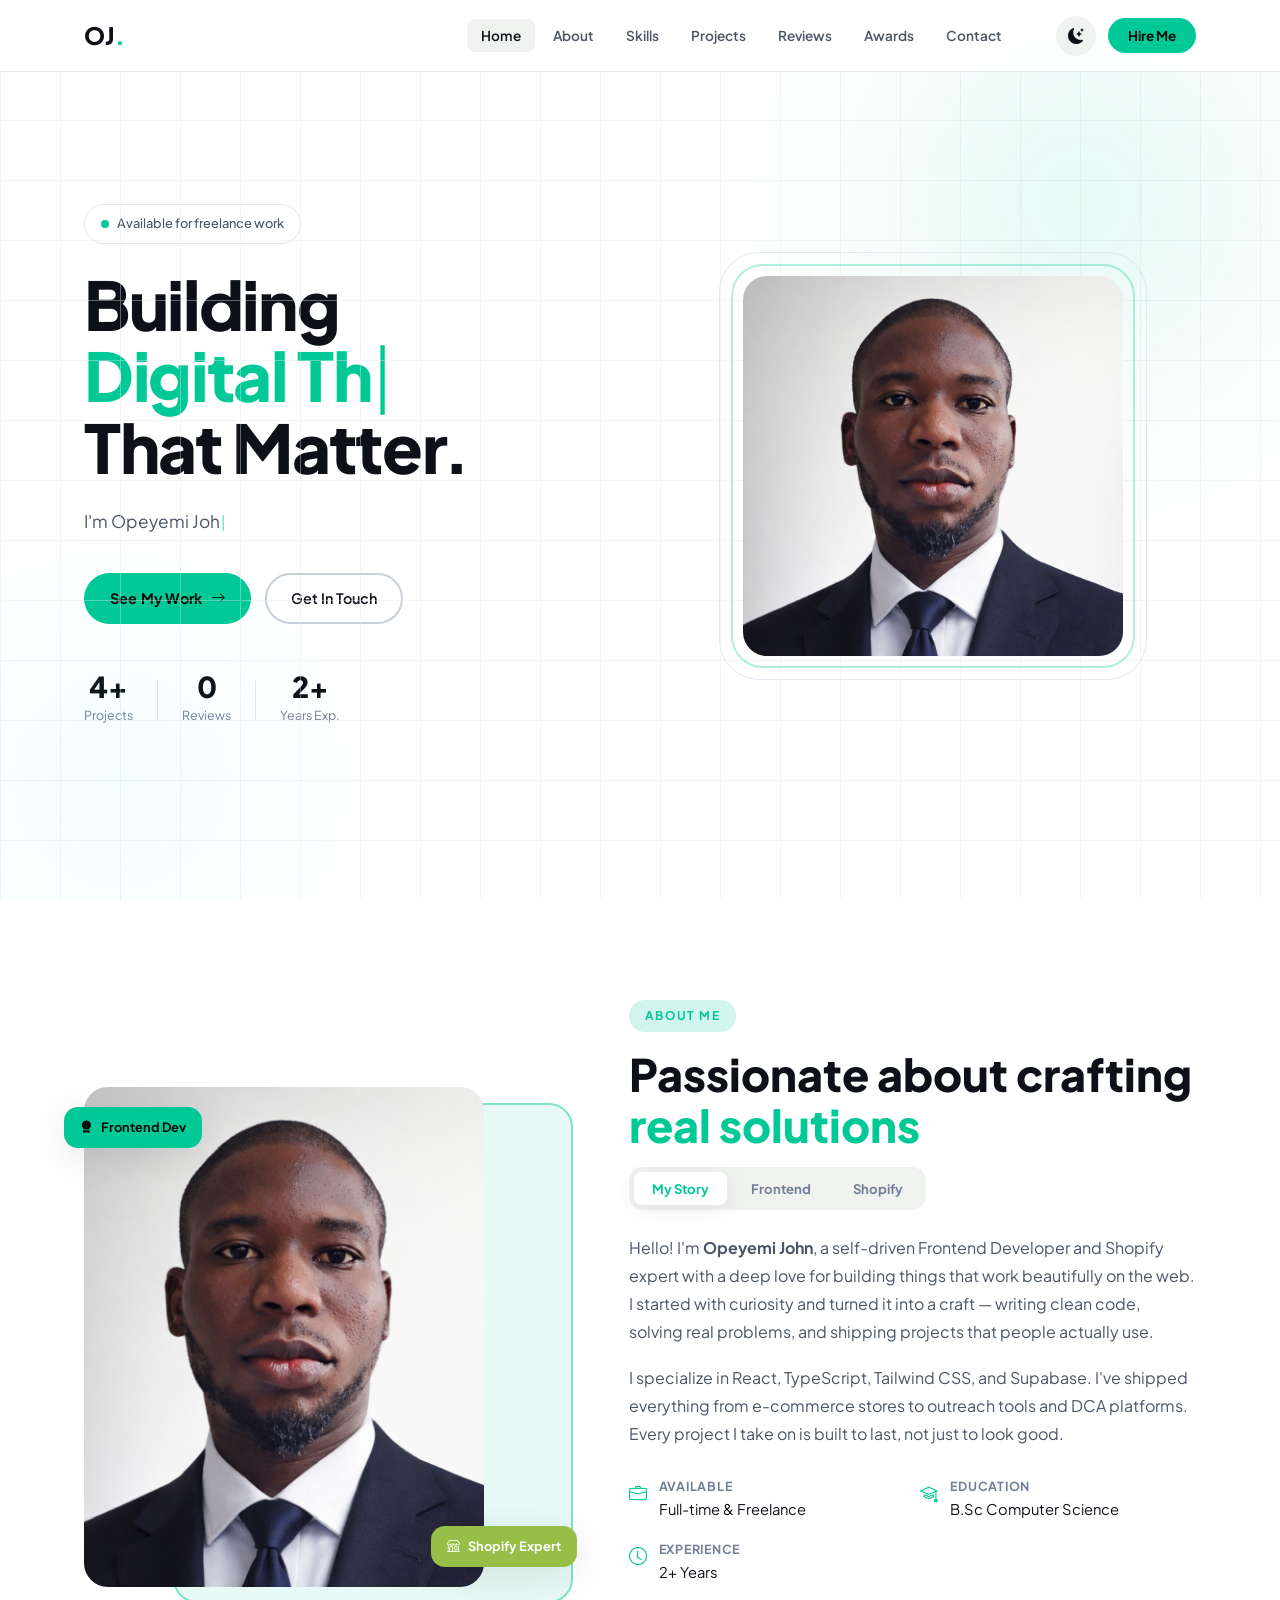
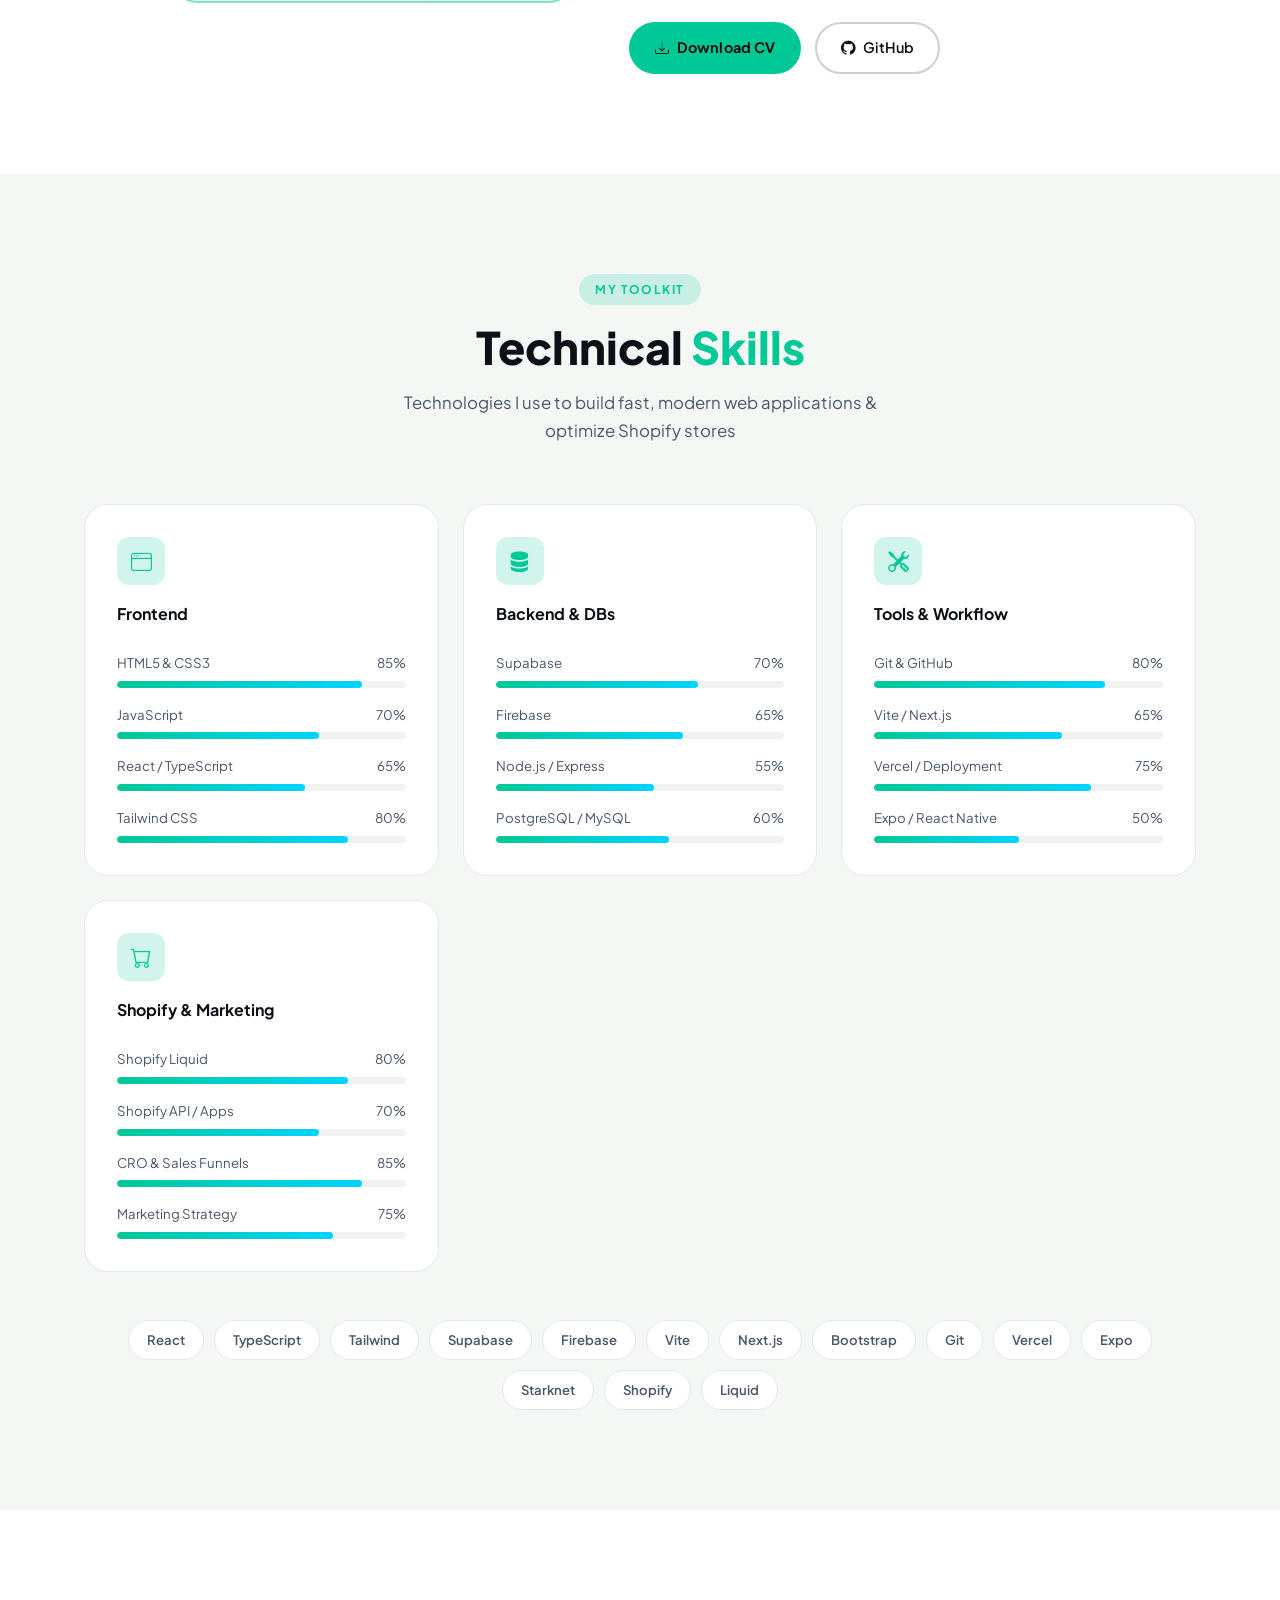
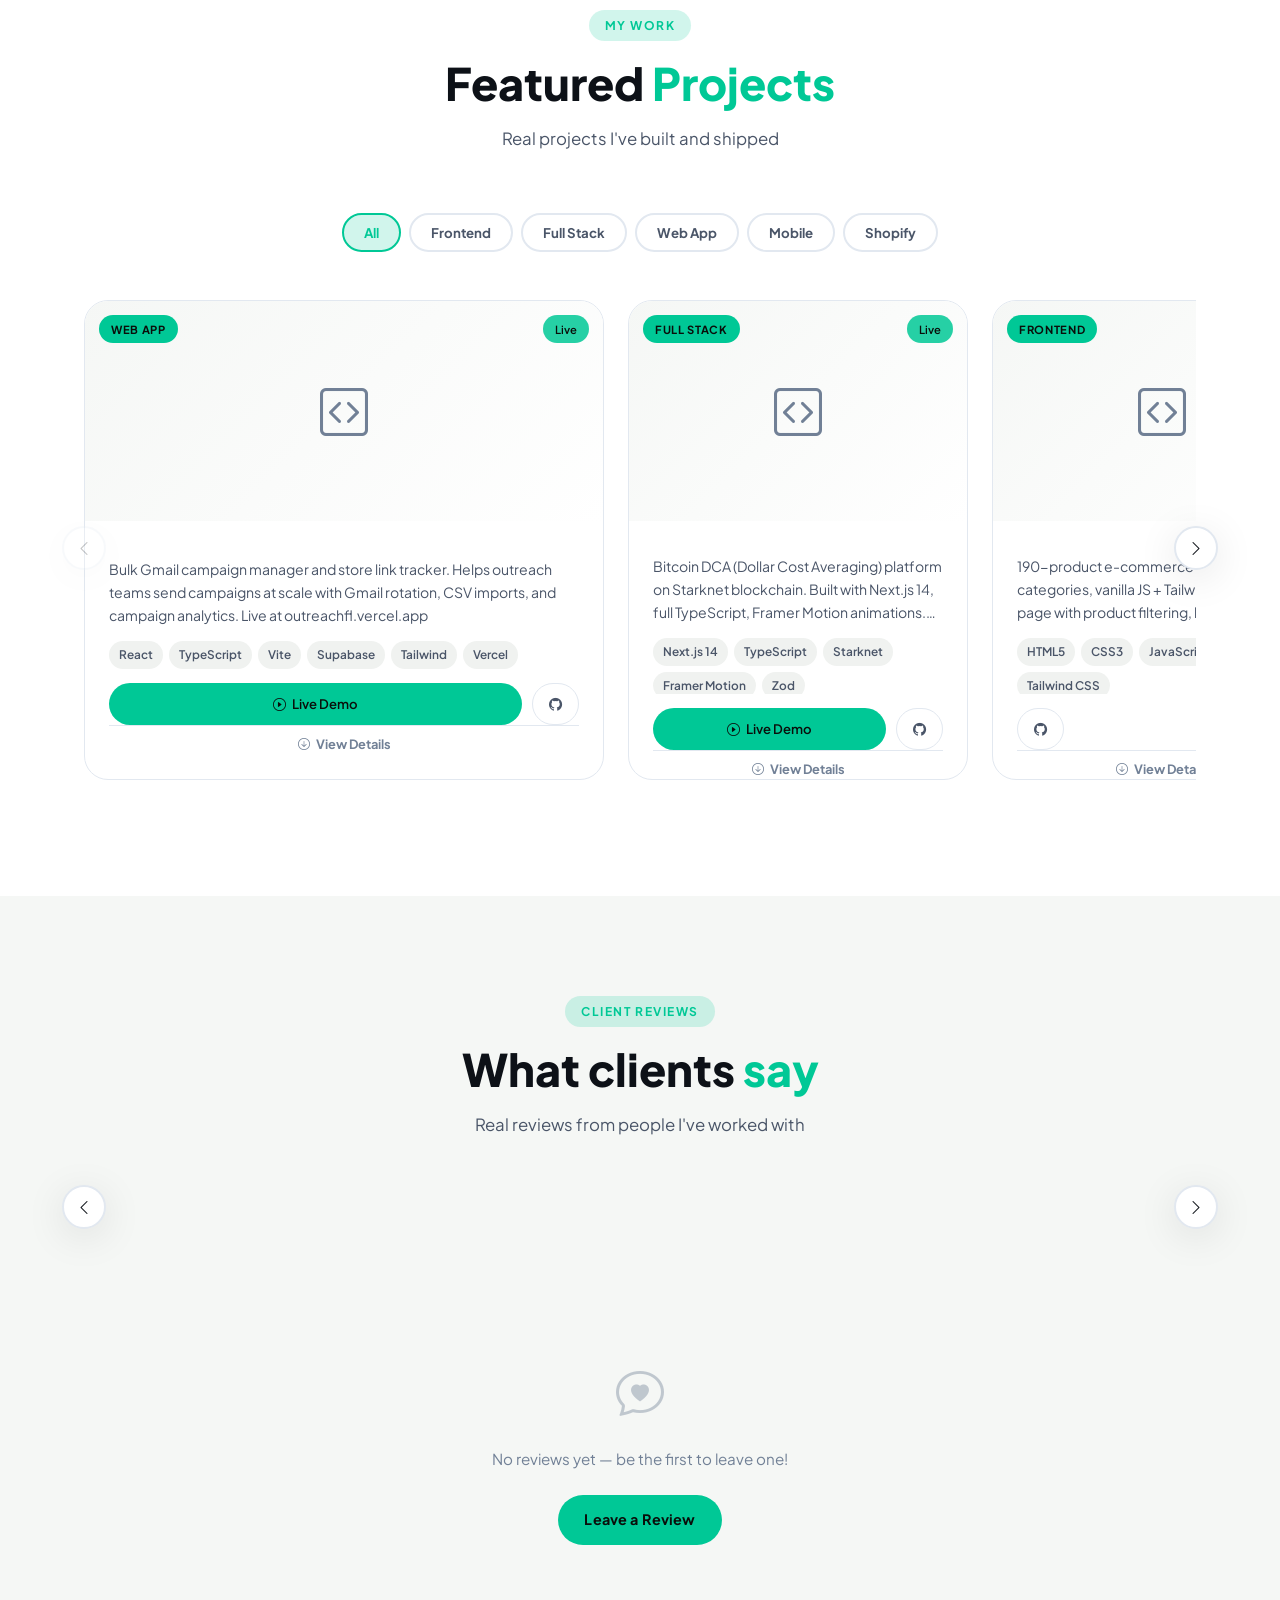
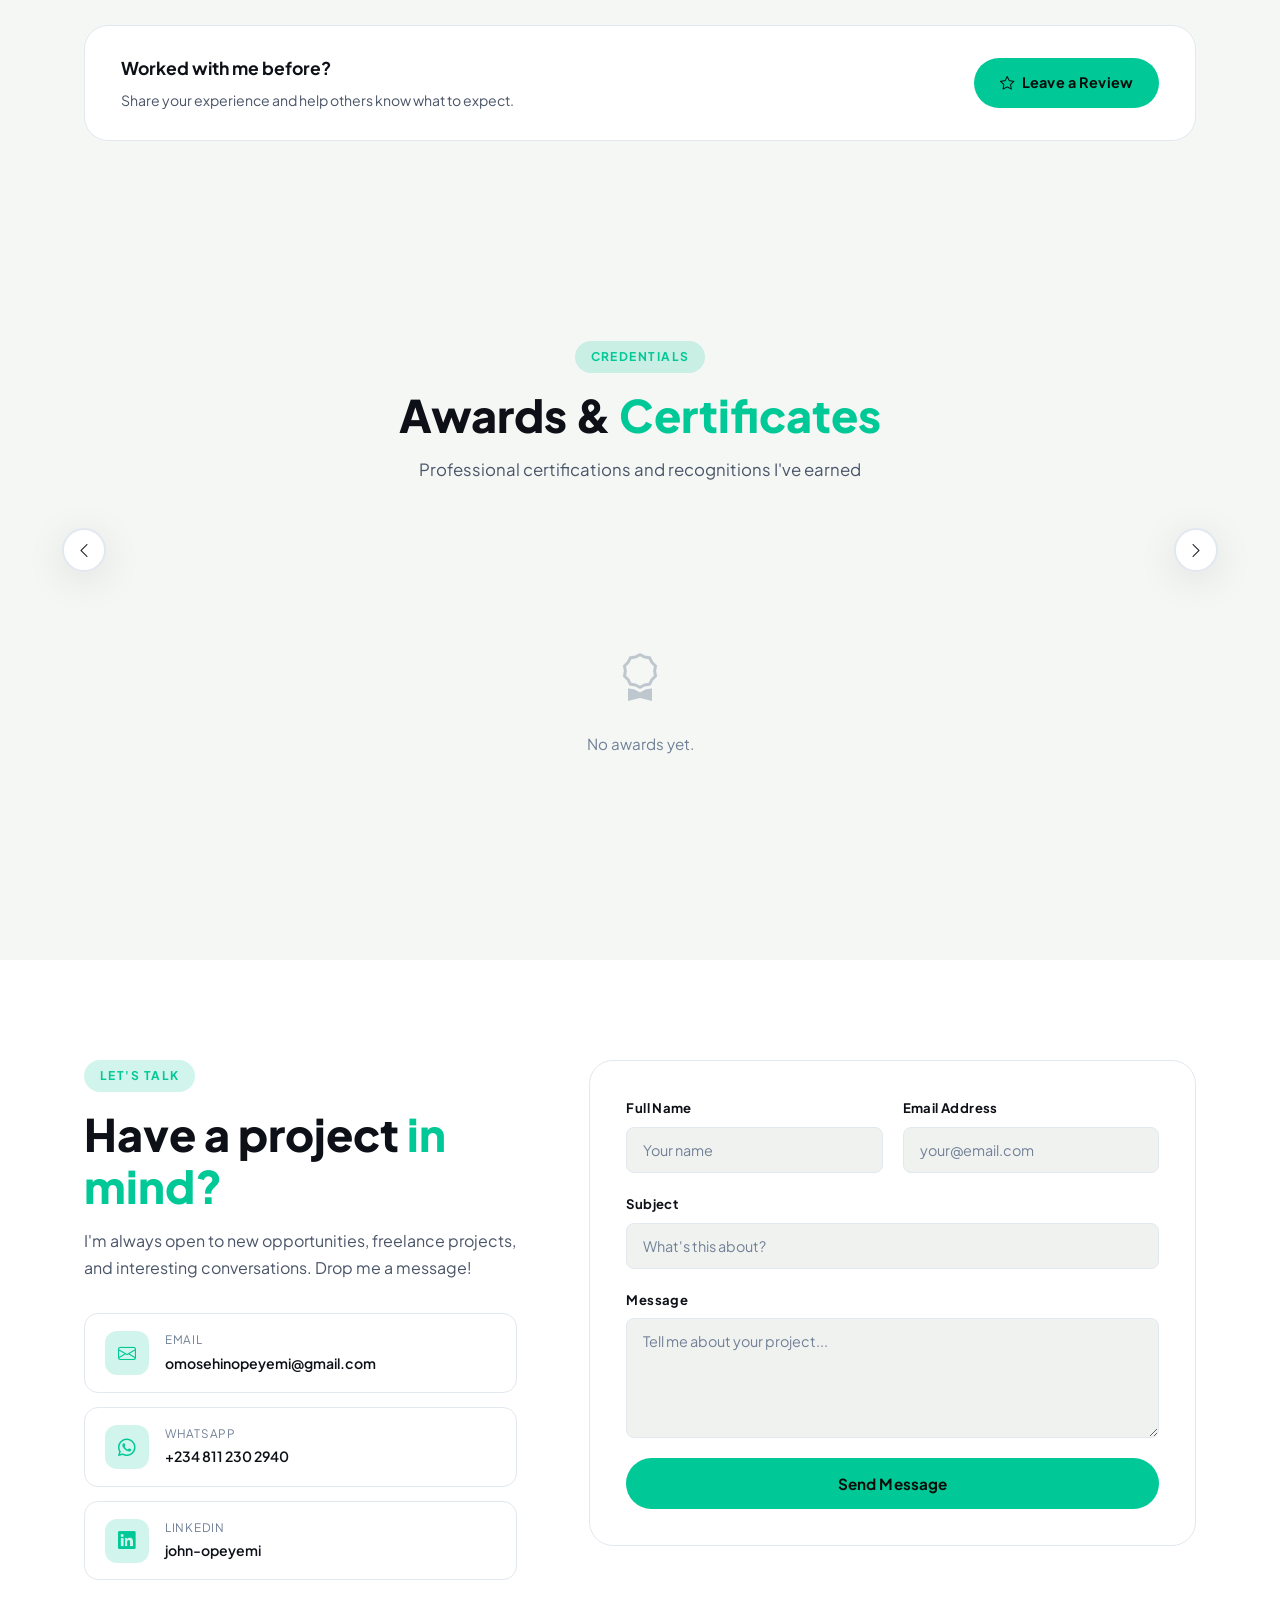
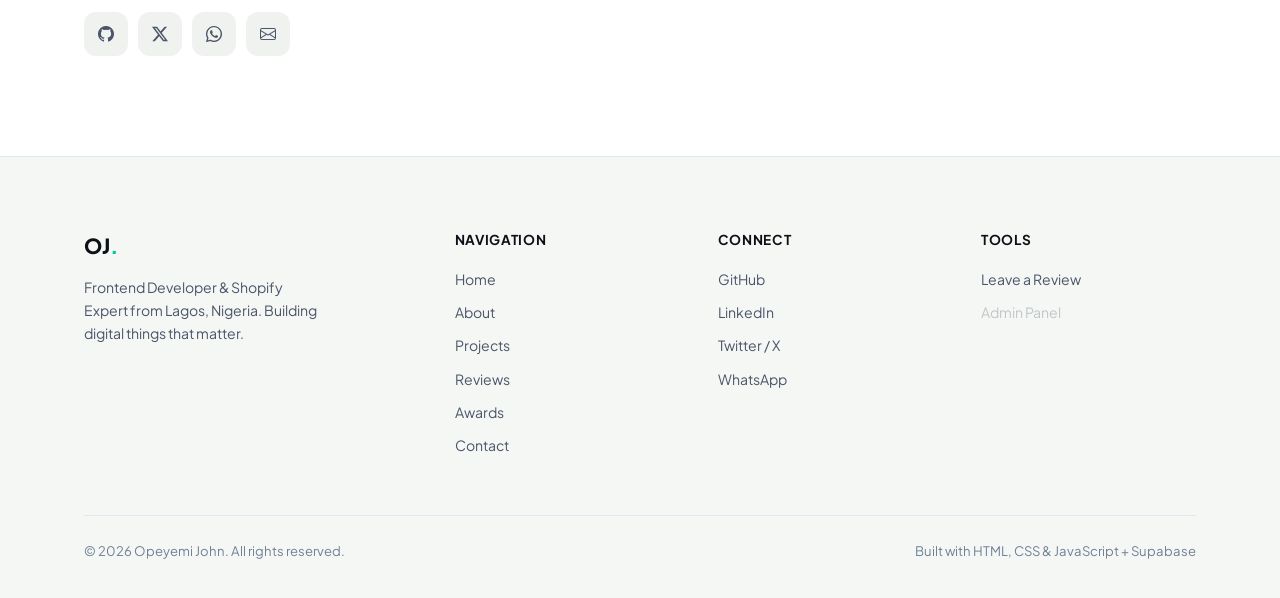
<file: index.html>
<!DOCTYPE html>
<html lang="en" data-theme="light">
<head>
    <meta charset="UTF-8">
    <meta name="viewport" content="width=device-width, initial-scale=1.0">
    <title>Opeyemi John | Frontend Developer & Shopify Expert</title>

    <meta name="description" content="Frontend Developer & Shopify Expert from Lagos, Nigeria. Building fast web experiences and optimizing stores for growth.">
    <meta property="og:title" content="Opeyemi John | Frontend Developer & Shopify Expert">
    <meta property="og:description" content="Frontend Developer & Shopify Expert from Lagos, Nigeria. Building fast web experiences and optimizing stores for growth.">
    <meta property="og:image" content="images/me.png">
    <meta property="og:url" content="https://opeyemjohn.vercel.app">

    <!-- Fonts 
    <link rel="preconnect" href="https://fonts.googleapis.com">
    <link href="https://fonts.googleapis.com/css2?family=Syne:wght@400;600;700;800&family=DM+Sans:ital,wght@0,300;0,400;0,500;1,300&display=swap" rel="stylesheet">                                     -->

    <!-- Favicon -->
    <link rel="icon" type="image/svg+xml" href="favicon.svg">
    <link rel="shortcut icon" href="favicon.svg">

    <!-- Icons -->
    <link rel="stylesheet" href="https://cdn.jsdelivr.net/npm/bootstrap-icons@1.11.0/font/bootstrap-icons.css">

    <link rel="stylesheet" href="style.css">

    
</head>
<body>

<!-- ==================== NAVBAR ==================== -->
<nav id="navbar">
    <div class="nav-inner">
        <a href="#home" class="nav-logo">OJ<span class="dot">.</span></a>
        <ul class="nav-links" id="navLinks">
            <li><a href="#home" class="nav-link active">Home</a></li>
            <li><a href="#about" class="nav-link">About</a></li>
            <li><a href="#skills" class="nav-link">Skills</a></li>
            <li><a href="#projects" class="nav-link">Projects</a></li>
            <li><a href="#testimonials" class="nav-link">Reviews</a></li>
            <li><a href="#awards" class="nav-link">Awards</a></li>
            <li><a href="#contact" class="nav-link">Contact</a></li>
        </ul>
        <div class="nav-actions">
            <button id="themeToggle" class="icon-btn" aria-label="Toggle theme">
                <i class="bi bi-moon-stars-fill" id="themeIcon"></i>
            </button>
            <button class="nav-cta" onclick="document.getElementById('contact').scrollIntoView({behavior:'smooth'})">Hire Me</button>
            <button class="hamburger" id="hamburger" aria-label="Menu">
                <span></span><span></span><span></span>
            </button>
        </div>
    </div>
</nav>

<!-- ==================== HERO ==================== -->
<section id="home" class="hero">
    <div class="hero-bg-grid"></div>
    <div class="hero-blob blob-1"></div>
    <div class="hero-blob blob-2"></div>

    <div class="hero-inner">
        <div class="hero-text" data-reveal>
            <div class="hero-tag">
                <span class="status-dot"></span>
                Available for freelance work
            </div>
            <h1 class="hero-title">
                Building<br>
                <span class="hero-accent" id="typewriter-accent">Digital Things</span><br>
                That Matter.
            </h1>
            <p class="hero-desc">
                <span id="typewriter-desc"></span><span class="typewriter-cursor desc-cursor">|</span>
            </p>
            <div class="hero-cta">
                <a href="#projects" class="btn-primary">See My Work <i class="bi bi-arrow-right"></i></a>
                <a href="#contact" class="btn-ghost">Get In Touch</a>
            </div>
            <div class="hero-stats">
                <div class="stat">
                    <span class="stat-num" id="projectCount">6+</span>
                    <span class="stat-label">Projects</span>
                </div>
                <div class="stat-divider"></div>
                <div class="stat">
                    <span class="stat-num" id="reviewCount">0</span>
                    <span class="stat-label">Reviews</span>
                </div>
                <div class="stat-divider"></div>
                <div class="stat">
                    <span class="stat-num">2+</span>
                    <span class="stat-label">Years Exp.</span>
                </div>
            </div>
        </div>

        <div class="hero-visual" data-reveal-right>
            <div class="hero-img-frame">
                <img src="images/me.png" alt="Opeyemi John" class="hero-photo">
                <div class="frame-deco frame-deco-1"></div>
                <div class="frame-deco frame-deco-2"></div>
            </div>
            <!-- ========== <div class="floating-card card-top">
                <i class="bi bi-code-slash"></i>
                <span>React & TypeScript</span>
            </div>  
            <div class="floating-card card-bottom">
                <i class="bi bi-geo-alt-fill"></i>
                <span>Lagos, Nigeria</span>
            </div>   =========== -->         
        </div>
    </div>
</section>

<!-- ==================== ABOUT ==================== -->
<section id="about" class="about section">
    <div class="container">
        <div class="about-grid">
            <div class="about-img-wrap" data-reveal>
                <img src="images/me.png" alt="Opeyemi John" class="about-photo">
                <div class="about-img-bg"></div>

                <!-- Frontend Dev badge -->
                <div class="about-badge frontend-badge">
                    <i class="bi bi-award-fill"></i>
                    Frontend Dev
                </div>

                <!-- Shopify Expert badge – bottom right -->
                <div class="about-badge shopify-badge-bottom">
                    <i class="bi bi-shop"></i>
                    Shopify Expert
                </div>
            </div>

            <div class="about-content" data-reveal-right>
                <div class="section-label">About Me</div>
                <h2 class="section-title">Passionate about crafting <span class="text-accent">real solutions</span></h2>

                <!-- Tab buttons -->
                <div class="about-tabs">
                    <button class="about-tab active" data-tab="story">My Story</button>
                    <button class="about-tab" data-tab="frontend">Frontend</button>
                    <button class="about-tab" data-tab="shopify">Shopify</button>
                </div>

                <!-- Tab: Story -->
                <div class="about-tab-content active" id="tab-story">
                    <p class="about-text">
                        Hello! I'm <strong>Opeyemi John</strong>, a self-driven Frontend Developer and Shopify expert with a deep love for building things that work beautifully on the web. I started with curiosity and turned it into a craft — writing clean code, solving real problems, and shipping projects that people actually use.
                    </p>
                    <p class="about-text">
                        I specialize in React, TypeScript, Tailwind CSS, and Supabase. I've shipped everything from e-commerce stores to outreach tools and DCA platforms. Every project I take on is built to last, not just to look good.
                    </p>
                </div>

                <!-- Tab: Frontend -->
                <div class="about-tab-content" id="tab-frontend">
                    <ul class="about-list">
                        <li><i class="bi bi-check-circle-fill"></i> Production-ready React & TypeScript apps with clean architecture</li>
                        <li><i class="bi bi-check-circle-fill"></i> Supabase-powered full-stack apps with auth, storage & real-time data</li>
                        <li><i class="bi bi-check-circle-fill"></i> Tailwind CSS — pixel-perfect, fully responsive layouts</li>
                        <li><i class="bi bi-check-circle-fill"></i> Performance-first: fast load times, optimized assets, SEO-ready</li>
                        <li><i class="bi bi-check-circle-fill"></i> Animated UIs with Framer Motion and smooth micro-interactions</li>
                        <li><i class="bi bi-check-circle-fill"></i> Vercel & GitHub deployments — live sites, not just demos</li>
                    </ul>
                </div>

                <!-- Tab: Shopify -->
                <div class="about-tab-content" id="tab-shopify">
                    <ul class="about-list">
                        <li><i class="bi bi-check-circle-fill"></i> Results-driven store optimization focused on actual revenue growth</li>
                        <li><i class="bi bi-check-circle-fill"></i> High-converting product pages and sales funnels that close</li>
                        <li><i class="bi bi-check-circle-fill"></i> Shopify Liquid theme customization — build or modify any theme</li>
                        <li><i class="bi bi-check-circle-fill"></i> Strategic upsells, cross-sells, and conversion rate improvements</li>
                        <li><i class="bi bi-check-circle-fill"></i> Store speed optimization — faster stores rank higher and sell more</li>
                        <li><i class="bi bi-check-circle-fill"></i> Focus: not just traffic, but turning visitors into paying customers</li>
                    </ul>
                </div>

                <div class="about-details">
                    <div class="detail-item">
                        <i class="bi bi-briefcase"></i>
                        <div><strong>Available</strong><span>Full-time & Freelance</span></div>
                    </div>
                    <div class="detail-item">
                        <i class="bi bi-mortarboard"></i>
                        <div><strong>Education</strong><span>B.Sc Computer Science</span></div>
                    </div>
                    <div class="detail-item">
                        <i class="bi bi-clock"></i>
                        <div><strong>Experience</strong><span>2+ Years</span></div>
                    </div>
                </div>

                <div class="about-actions">
                    <a href="cv.pdf" download="Opeyemi_John_CV.pdf" class="btn-primary"><i class="bi bi-download me-2"></i>Download CV</a>
                    <a href="https://github.com/oppasskybest-ai" target="_blank" class="btn-ghost"><i class="bi bi-github me-2"></i>GitHub</a>
                </div>
            </div>
        </div>
    </div>
</section>

<!-- ==================== SKILLS ==================== -->
<section id="skills" class="skills section section-alt">
    <div class="container">
        <div class="section-header" data-reveal>
            <div class="section-label">My Toolkit</div>
            <h2 class="section-title">Technical <span class="text-accent">Skills</span></h2>
            <p class="section-subtitle">Technologies I use to build fast, modern web applications & optimize Shopify stores</p>
        </div>

        <div class="skills-grid">
            <div class="skill-group" data-reveal>
                <div class="skill-group-icon"><i class="bi bi-window"></i></div>
                <h3>Frontend</h3>
                <div class="skill-bars">
                    <div class="skill-bar-wrap">
                        <div class="skill-bar-label"><span>HTML5 & CSS3</span><span>85%</span></div>
                        <div class="skill-bar"><div class="skill-fill" data-width="85"></div></div>
                    </div>
                    <div class="skill-bar-wrap">
                        <div class="skill-bar-label"><span>JavaScript</span><span>70%</span></div>
                        <div class="skill-bar"><div class="skill-fill" data-width="70"></div></div>
                    </div>
                    <div class="skill-bar-wrap">
                        <div class="skill-bar-label"><span>React / TypeScript</span><span>65%</span></div>
                        <div class="skill-bar"><div class="skill-fill" data-width="65"></div></div>
                    </div>
                    <div class="skill-bar-wrap">
                        <div class="skill-bar-label"><span>Tailwind CSS</span><span>80%</span></div>
                        <div class="skill-bar"><div class="skill-fill" data-width="80"></div></div>
                    </div>
                </div>
            </div>

            <div class="skill-group" data-reveal>
                <div class="skill-group-icon"><i class="bi bi-server"></i></div>
                <h3>Backend & DBs</h3>
                <div class="skill-bars">
                    <div class="skill-bar-wrap">
                        <div class="skill-bar-label"><span>Supabase</span><span>70%</span></div>
                        <div class="skill-bar"><div class="skill-fill" data-width="70"></div></div>
                    </div>
                    <div class="skill-bar-wrap">
                        <div class="skill-bar-label"><span>Firebase</span><span>65%</span></div>
                        <div class="skill-bar"><div class="skill-fill" data-width="65"></div></div>
                    </div>
                    <div class="skill-bar-wrap">
                        <div class="skill-bar-label"><span>Node.js / Express</span><span>55%</span></div>
                        <div class="skill-bar"><div class="skill-fill" data-width="55"></div></div>
                    </div>
                    <div class="skill-bar-wrap">
                        <div class="skill-bar-label"><span>PostgreSQL / MySQL</span><span>60%</span></div>
                        <div class="skill-bar"><div class="skill-fill" data-width="60"></div></div>
                    </div>
                </div>
            </div>

            <div class="skill-group" data-reveal>
                <div class="skill-group-icon"><i class="bi bi-tools"></i></div>
                <h3>Tools & Workflow</h3>
                <div class="skill-bars">
                    <div class="skill-bar-wrap">
                        <div class="skill-bar-label"><span>Git & GitHub</span><span>80%</span></div>
                        <div class="skill-bar"><div class="skill-fill" data-width="80"></div></div>
                    </div>
                    <div class="skill-bar-wrap">
                        <div class="skill-bar-label"><span>Vite / Next.js</span><span>65%</span></div>
                        <div class="skill-bar"><div class="skill-fill" data-width="65"></div></div>
                    </div>
                    <div class="skill-bar-wrap">
                        <div class="skill-bar-label"><span>Vercel / Deployment</span><span>75%</span></div>
                        <div class="skill-bar"><div class="skill-fill" data-width="75"></div></div>
                    </div>
                    <div class="skill-bar-wrap">
                        <div class="skill-bar-label"><span>Expo / React Native</span><span>50%</span></div>
                        <div class="skill-bar"><div class="skill-fill" data-width="50"></div></div>
                    </div>
                </div>
            </div>

            <div class="skill-group" data-reveal>
                <div class="skill-group-icon"><i class="bi bi-cart"></i></div>
                <h3>Shopify & Marketing</h3>
                <div class="skill-bars">
                    <div class="skill-bar-wrap">
                        <div class="skill-bar-label"><span>Shopify Liquid</span><span>80%</span></div>
                        <div class="skill-bar"><div class="skill-fill" data-width="80"></div></div>
                    </div>
                    <div class="skill-bar-wrap">
                        <div class="skill-bar-label"><span>Shopify API / Apps</span><span>70%</span></div>
                        <div class="skill-bar"><div class="skill-fill" data-width="70"></div></div>
                    </div>
                    <div class="skill-bar-wrap">
                        <div class="skill-bar-label"><span>CRO & Sales Funnels</span><span>85%</span></div>
                        <div class="skill-bar"><div class="skill-fill" data-width="85"></div></div>
                    </div>
                    <div class="skill-bar-wrap">
                        <div class="skill-bar-label"><span>Marketing Strategy</span><span>75%</span></div>
                        <div class="skill-bar"><div class="skill-fill" data-width="75"></div></div>
                    </div>
                </div>
            </div>
        </div>

        <div class="tech-tags" data-reveal>
            <span class="tech-tag">React</span>
            <span class="tech-tag">TypeScript</span>
            <span class="tech-tag">Tailwind</span>
            <span class="tech-tag">Supabase</span>
            <span class="tech-tag">Firebase</span>
            <span class="tech-tag">Vite</span>
            <span class="tech-tag">Next.js</span>
            <span class="tech-tag">Bootstrap</span>
            <span class="tech-tag">Git</span>
            <span class="tech-tag">Vercel</span>
            <span class="tech-tag">Expo</span>
            <span class="tech-tag">Starknet</span>
            <span class="tech-tag">Shopify</span>
            <span class="tech-tag">Liquid</span>
        </div>
    </div>
</section>

<!-- ==================== PROJECTS ==================== -->
<section id="projects" class="projects section">
    <div class="container">
        <div class="section-header" data-reveal>
            <div class="section-label">My Work</div>
            <h2 class="section-title">Featured <span class="text-accent">Projects</span></h2>
            <p class="section-subtitle">Real projects I've built and shipped</p>
        </div>

        <div class="project-filters" data-reveal>
            <button class="filter-btn active" data-filter="all">All</button>
            <button class="filter-btn" data-filter="frontend">Frontend</button>
            <button class="filter-btn" data-filter="fullstack">Full Stack</button>
            <button class="filter-btn" data-filter="webapp">Web App</button>
            <button class="filter-btn" data-filter="mobile">Mobile</button>
            <button class="filter-btn" data-filter="shopify">Shopify</button>
        </div>

        <div id="projects-loading" class="loading-state">
            <div class="spinner"></div>
            <p>Loading projects...</p>
        </div>

        <div class="carousel-wrapper">
            <button class="carousel-arrow carousel-arrow-left" id="projArrowLeft" aria-label="Previous">
                <i class="bi bi-chevron-left"></i>
            </button>
            <div class="projects-grid" id="projects-grid"></div>
            <button class="carousel-arrow carousel-arrow-right" id="projArrowRight" aria-label="Next">
                <i class="bi bi-chevron-right"></i>
            </button>
        </div>

        <div id="projects-empty" class="empty-state" style="display:none">
            <i class="bi bi-folder-x"></i>
            <p>No projects found in this category.</p>
        </div>
    </div>
</section>

<!-- ==================== TESTIMONIALS ==================== -->
<section id="testimonials" class="testimonials section section-alt">
    <div class="container">
        <div class="section-header" data-reveal>
            <div class="section-label">Client Reviews</div>
            <h2 class="section-title">What clients <span class="text-accent">say</span></h2>
            <p class="section-subtitle">Real reviews from people I've worked with</p>
        </div>

        <div id="reviews-loading" class="loading-state">
            <div class="spinner"></div>
            <p>Loading reviews...</p>
        </div>

        <div class="carousel-wrapper">
            <button class="carousel-arrow carousel-arrow-left" id="revArrowLeft" aria-label="Previous">
                <i class="bi bi-chevron-left"></i>
            </button>
            <div class="reviews-grid" id="reviews-grid"></div>
            <button class="carousel-arrow carousel-arrow-right" id="revArrowRight" aria-label="Next">
                <i class="bi bi-chevron-right"></i>
            </button>
        </div>

        <div id="reviews-empty" class="empty-state reviews-empty" style="display:none">
            <i class="bi bi-chat-heart"></i>
            <p>No reviews yet — be the first to leave one!</p>
            <a href="review.html" class="btn-primary" target="_blank">Leave a Review</a>
        </div>

        <div class="review-cta" data-reveal>
            <div class="review-cta-text">
                <h4>Worked with me before?</h4>
                <p>Share your experience and help others know what to expect.</p>
            </div>
            <a href="review.html" class="btn-primary" target="_blank">
                <i class="bi bi-star me-2"></i>Leave a Review
            </a>
        </div>
    </div>
</section>

<!-- ==================== AWARDS & CERTIFICATES ==================== -->
<section id="awards" class="awards section">
    <div class="container">
        <div class="section-header" data-reveal>
            <div class="section-label">Credentials</div>
            <h2 class="section-title">Awards & <span class="text-accent">Certificates</span></h2>
            <p class="section-subtitle">Professional certifications and recognitions I've earned</p>
        </div>

        <div id="awards-loading" class="loading-state">
            <div class="spinner"></div>
            <p>Loading awards...</p>
        </div>

        <div class="carousel-wrapper">
            <button class="carousel-arrow carousel-arrow-left" id="awdArrowLeft" aria-label="Previous">
                <i class="bi bi-chevron-left"></i>
            </button>
            <div class="awards-grid" id="awards-grid"></div>
            <button class="carousel-arrow carousel-arrow-right" id="awdArrowRight" aria-label="Next">
                <i class="bi bi-chevron-right"></i>
            </button>
        </div>

        <div id="awards-empty" class="empty-state" style="display:none">
            <i class="bi bi-award"></i>
            <p>No awards yet.</p>
        </div>
    </div>
</section>

<!-- ==================== AWARDS POPUP ==================== -->
<div id="awardsPopup" class="awards-popup-overlay" style="display:none" role="dialog" aria-modal="true">
    <div class="awards-popup-inner">
        <button class="awards-popup-close" id="awardsPopupClose" aria-label="Close">
            <i class="bi bi-x-lg"></i>
        </button>
        <div class="awards-popup-label">
            <i class="bi bi-award-fill"></i> Credentials
        </div>
        <h3 class="awards-popup-title">See My Awards &amp; Certificates</h3>
        <div class="awards-popup-strip" id="awardsPopupStrip"></div>
        <a href="#awards" class="awards-popup-cta" id="awardsPopupCta" onclick="closeAwardsPopup()">
            View All <i class="bi bi-arrow-right"></i>
        </a>
    </div>
</div>

<!-- ==================== AWARD MODAL ==================== -->
<div id="awardModal" class="proj-modal-overlay" role="dialog" aria-modal="true" style="display:none">
    <div class="proj-modal-box">
        <button class="proj-modal-close" id="awardModalClose" aria-label="Close">
            <i class="bi bi-x-lg"></i>
        </button>
        <div class="proj-modal-media" id="awardModalMedia"></div>
        <div class="proj-modal-body">
            <div class="proj-modal-meta">
                <span class="project-category-badge" id="awardModalIssuer"></span>
                <span class="project-status-badge live" id="awardModalYear"></span>
            </div>
            <h2 class="proj-modal-title" id="awardModalTitle"></h2>
            <p class="proj-modal-desc" id="awardModalDesc"></p>
            <div class="proj-modal-links" id="awardModalLinks"></div>
        </div>
    </div>
</div>

<!-- ==================== CONTACT ==================== -->
<section id="contact" class="contact section">
    <div class="container">
        <div class="contact-grid">
            <div class="contact-info" data-reveal>
                <div class="section-label">Let's Talk</div>
                <h2 class="section-title">Have a project <span class="text-accent">in mind?</span></h2>
                <p class="contact-desc">I'm always open to new opportunities, freelance projects, and interesting conversations. Drop me a message!</p>

                <div class="contact-cards">
                    <a href="mailto:omosehinopeyemi@gmail.com" class="contact-card">
                        <div class="contact-card-icon"><i class="bi bi-envelope"></i></div>
                        <div>
                            <span class="contact-card-label">Email</span>
                            <span class="contact-card-value">omosehinopeyemi@gmail.com</span>
                        </div>
                    </a>
                    <a href="https://wa.me/2348112302940" target="_blank" class="contact-card">
                        <div class="contact-card-icon"><i class="bi bi-whatsapp"></i></div>
                        <div>
                            <span class="contact-card-label">WhatsApp</span>
                            <span class="contact-card-value">+234 811 230 2940</span>
                        </div>
                    </a>
                    <a href="https://www.linkedin.com/in/john-opeyemi-910b3a384" target="_blank" class="contact-card">
                        <div class="contact-card-icon"><i class="bi bi-linkedin"></i></div>
                        <div>
                            <span class="contact-card-label">LinkedIn</span>
                            <span class="contact-card-value">john-opeyemi</span>
                        </div>
                    </a>
                </div>

                <div class="social-row">
                    <a href="https://github.com/oppasskybest-ai" target="_blank" class="social-btn"><i class="bi bi-github"></i></a>
                    <a href="https://x.com/Oppassky1" target="_blank" class="social-btn"><i class="bi bi-twitter-x"></i></a>
                    <a href="https://wa.me/2348112302940" target="_blank" class="social-btn"><i class="bi bi-whatsapp"></i></a>
                    <a href="mailto:omosehinopeyemi@gmail.com" class="social-btn"><i class="bi bi-envelope"></i></a>
                </div>
            </div>

            <div class="contact-form-wrap" data-reveal-right>
                <form id="contactForm" class="contact-form" novalidate>
                    <div class="form-row">
                        <div class="form-group">
                            <label>Full Name</label>
                            <input type="text" id="name" name="name" placeholder="Your name" required>
                            <span class="form-error" id="nameError">Please enter your name</span>
                        </div>
                        <div class="form-group">
                            <label>Email Address</label>
                            <input type="email" id="email" name="email" placeholder="your@email.com" required>
                            <span class="form-error" id="emailError">Please enter a valid email</span>
                        </div>
                    </div>
                    <div class="form-group">
                        <label>Subject</label>
                        <input type="text" id="subject" name="subject" placeholder="What's this about?" required>
                        <span class="form-error" id="subjectError">Please enter a subject</span>
                    </div>
                    <div class="form-group">
                        <label>Message</label>
                        <textarea id="message" name="message" rows="5" placeholder="Tell me about your project..." required></textarea>
                        <span class="form-error" id="messageError">Please write a message</span>
                    </div>
                    <button type="submit" class="btn-primary form-submit" id="submitBtn">
                        <span id="submitText">Send Message</span>
                        <div class="btn-spinner d-none" id="submitSpinner"></div>
                    </button>
                    <div class="form-success d-none" id="successAlert">
                        <i class="bi bi-check-circle"></i> Message sent! I'll reply soon.
                    </div>
                    <div class="form-error-alert d-none" id="errorAlert">
                        <i class="bi bi-exclamation-triangle"></i> Something went wrong. Try emailing me directly.
                    </div>
                </form>
            </div>
        </div>
    </div>
</section>

<!-- ==================== FOOTER ==================== -->
<footer class="footer">
    <div class="container">
        <div class="footer-inner">
            <div class="footer-brand">
                <span class="nav-logo">OJ<span class="dot">.</span></span>
                <p>Frontend Developer & Shopify Expert from Lagos, Nigeria. Building digital things that matter.</p>
            </div>
            <div class="footer-links">
                <h5>Navigation</h5>
                <a href="#home">Home</a>
                <a href="#about">About</a>
                <a href="#projects">Projects</a>
                <a href="#testimonials">Reviews</a>
                <a href="#awards">Awards</a>
                <a href="#contact">Contact</a>
            </div>
            <div class="footer-links">
                <h5>Connect</h5>
                <a href="https://github.com/oppasskybest-ai" target="_blank">GitHub</a>
                <a href="https://www.linkedin.com/in/john-opeyemi-910b3a384" target="_blank">LinkedIn</a>
                <a href="https://x.com/Oppassky1" target="_blank">Twitter / X</a>
                <a href="https://wa.me/2348112302940" target="_blank">WhatsApp</a>
            </div>
            <div class="footer-links">
                <h5>Tools</h5>
                <a href="review.html" target="_blank">Leave a Review</a>
                <a href="admin.html" target="_blank" style="opacity:0.3">Admin Panel</a>
            </div>
        </div>
        <div class="footer-bottom">
            <p>&copy; <span id="year"></span> Opeyemi John. All rights reserved.</p>
            <p>Built with HTML, CSS & JavaScript + Supabase</p>
        </div>
    </div>
</footer>

<button id="backToTop" class="back-to-top" aria-label="Back to top">
    <i class="bi bi-arrow-up"></i>
</button>

<!-- ==================== PROJECT MODAL ==================== -->
<div id="projectModal" class="proj-modal-overlay" role="dialog" aria-modal="true" style="display:none">
    <div class="proj-modal-box">
        <button class="proj-modal-close" id="projModalClose" aria-label="Close">
            <i class="bi bi-x-lg"></i>
        </button>
        <div class="proj-modal-media" id="projModalMedia"></div>
        <div class="proj-modal-body">
            <div class="proj-modal-meta">
                <span class="project-category-badge" id="projModalCategory"></span>
                <span class="project-status-badge" id="projModalStatus"></span>
            </div>
            <h2 class="proj-modal-title" id="projModalTitle"></h2>
            <p class="proj-modal-desc" id="projModalDesc"></p>
            <div class="proj-modal-techs" id="projModalTechs"></div>
            <div class="proj-modal-links" id="projModalLinks"></div>
        </div>
    </div>
</div>

<script src="script.js"></script>
<script>
    // Expose Supabase config to tracker (pulled from script.js globals)
    window.GOOGLE_SCRIPT_URL = typeof GOOGLE_SCRIPT_URL !== 'undefined' ? GOOGLE_SCRIPT_URL : null;
</script>
<script src="tracker.js"></script>
</body>
</html>
</file>
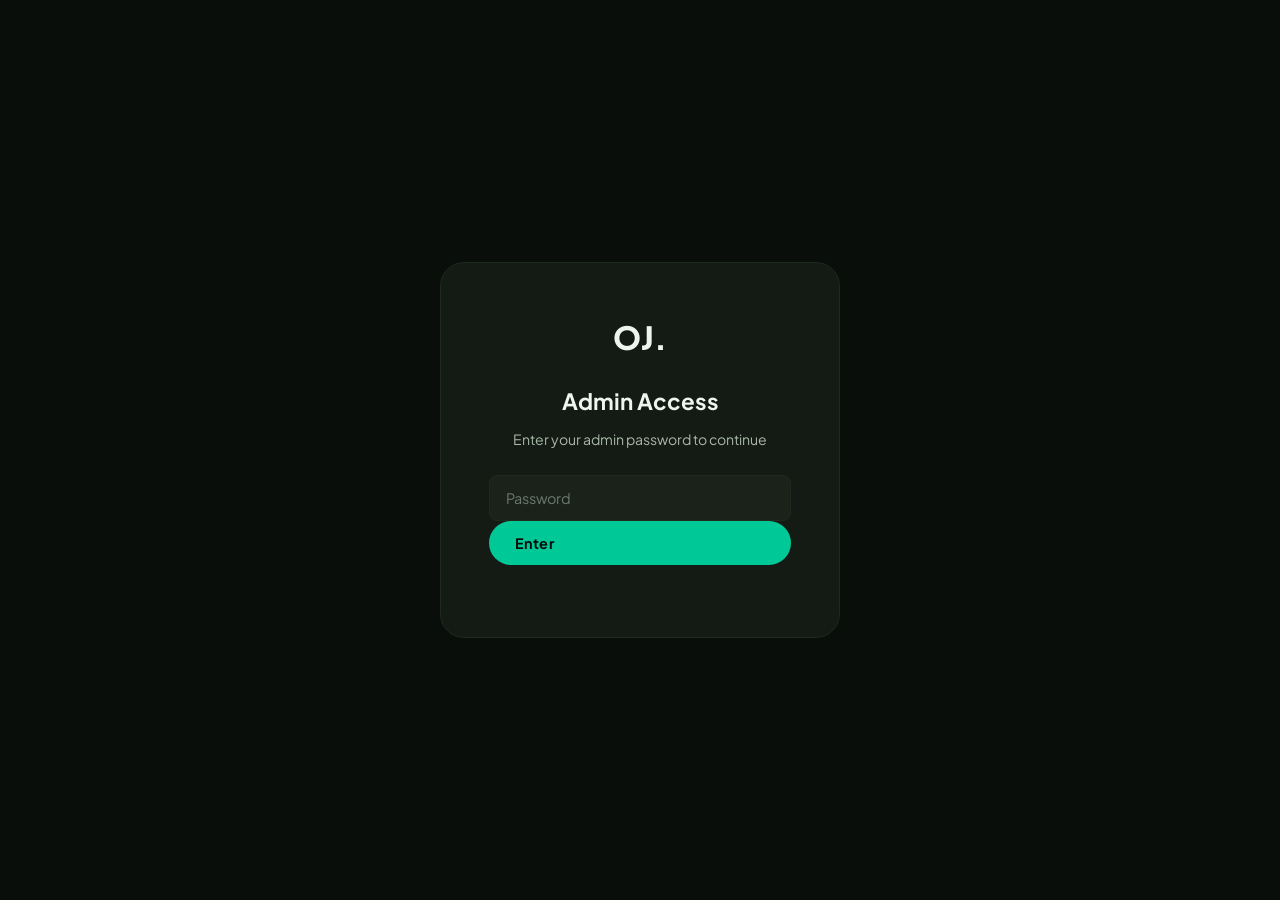
<file: admin.html>
<!DOCTYPE html>
<html lang="en" data-theme="dark">
<head>
    <meta charset="UTF-8">
    <meta name="viewport" content="width=device-width, initial-scale=1.0">
    <title>Admin Panel | Opeyemi John</title>
    <meta name="robots" content="noindex, nofollow">

    <link rel="preconnect" href="https://fonts.googleapis.com">
    <link href="https://fonts.googleapis.com/css2?family=Syne:wght@400;600;700;800&family=DM+Sans:ital,wght@0,300;0,400;0,500;1,300&display=swap" rel="stylesheet">
    <link rel="stylesheet" href="https://cdn.jsdelivr.net/npm/bootstrap-icons@1.11.0/font/bootstrap-icons.css">
    <link rel="stylesheet" href="style.css">
    <link rel="stylesheet" href="admin.css">
</head>
<body class="admin-body">

<!-- Login gate -->
<div id="loginGate" class="login-gate">
    <div class="login-card">
        <div class="login-logo">OJ<span class="dot">.</span></div>
        <h2>Admin Access</h2>
        <p>Enter your admin password to continue</p>
        <div class="form-group">
            <input type="password" id="adminPassword" placeholder="Password" autocomplete="current-password">
        </div>
        <button class="btn-primary" id="loginBtn" style="width:100%">Enter</button>
        <p class="login-error" id="loginError"></p>
    </div>
</div>

<!-- Admin Dashboard -->
<div id="adminDashboard" class="admin-dashboard" style="display:none">

    <aside class="admin-sidebar">
        <div class="sidebar-logo">OJ<span class="dot">.</span> Admin</div>
        <nav class="sidebar-nav">
            <button class="sidebar-btn active" data-panel="projects">
                <i class="bi bi-code-square"></i> Projects
            </button>
            <button class="sidebar-btn" data-panel="reviews">
                <i class="bi bi-star"></i> Reviews
            </button>
            <button class="sidebar-btn" data-panel="awards">
                <i class="bi bi-award"></i> Awards
            </button>
            <button class="sidebar-btn" data-panel="visitors">
                <i class="bi bi-people"></i> Visitors
            </button>
            <button class="sidebar-btn" data-panel="sharelink">
                <i class="bi bi-share"></i> Share Review Link
            </button>
        </nav>
        <div class="sidebar-bottom">
            <a href="index.html" target="_blank" class="sidebar-btn">
                <i class="bi bi-box-arrow-up-right"></i> View Portfolio
            </a>
            <button class="sidebar-btn" id="logoutBtn">
                <i class="bi bi-power"></i> Logout
            </button>
        </div>
    </aside>

    <main class="admin-main">

        <!-- === PROJECTS PANEL === -->
        <div id="panel-projects" class="admin-panel active">
            <div class="panel-header">
                <h1>Projects</h1>
                <button class="btn-primary" id="openAddProjectBtn">
                    <i class="bi bi-plus-lg"></i> Add New Project
                </button>
            </div>

            <!-- Add/Edit Project Form -->
            <div class="admin-form-card" id="projectFormCard" style="display:none">
                <h3 id="projectFormTitle">Add New Project</h3>
                <input type="hidden" id="editProjectId">

                <div class="form-row">
                    <div class="form-group">
                        <label>Project Title *</label>
                        <input type="text" id="projTitle" placeholder="e.g. OutReachFlow">
                    </div>
                    <div class="form-group">
                        <label>Category *</label>
                        <select id="projCategory">
                            <option value="frontend">Frontend</option>
                            <option value="fullstack">Full Stack</option>
                            <option value="webapp">Web App</option>
                            <option value="mobile">Mobile</option>
                            <option value="shopify">Shopify</option>
                        </select>
                    </div>
                </div>

                <div class="form-group">
                    <label>Short Description *</label>
                    <textarea id="projDesc" rows="3" placeholder="What does it do?"></textarea>
                </div>

                <div class="form-row">
                    <div class="form-group">
                        <label>Technologies (comma-separated)</label>
                        <input type="text" id="projTech" placeholder="React, TypeScript, Supabase">
                    </div>
                    <div class="form-group">
                        <label>Status</label>
                        <select id="projStatus">
                            <option value="live">Live</option>
                            <option value="completed">Completed</option>
                            <option value="in-progress">In Progress</option>
                        </select>
                    </div>
                </div>

                <div class="form-row">
                    <div class="form-group">
                        <label>Live URL</label>
                        <input type="url" id="projLiveUrl" placeholder="https://...">
                    </div>
                    <div class="form-group">
                        <label>GitHub URL</label>
                        <input type="url" id="projGithubUrl" placeholder="https://github.com/...">
                    </div>
                </div>

                <!-- ===== MEDIA UPLOAD SECTION ===== -->
                <div class="media-upload-section">
                    <div class="media-upload-header">
                        <i class="bi bi-image"></i>
                        <h4>Project Media</h4>
                        <span>Image or Demo Video</span>
                    </div>

                    <!-- Toggle: Upload vs URL -->
                    <div class="media-toggle">
                        <button type="button" class="media-toggle-btn active" id="toggleUpload" data-mode="upload">
                            <i class="bi bi-upload"></i> Upload File
                        </button>
                        <button type="button" class="media-toggle-btn" id="toggleUrl" data-mode="url">
                            <i class="bi bi-link-45deg"></i> Paste URL
                        </button>
                    </div>

                    <!-- UPLOAD MODE -->
                    <div id="uploadMode">
                        <div class="drop-zone" id="dropZone">
                            <input type="file" id="mediaFileInput" accept="image/jpeg,image/png,image/webp,image/gif,image/svg+xml,video/mp4,video/webm,video/quicktime" style="display:none">
                            <div class="drop-zone-inner" id="dropZoneInner">
                                <i class="bi bi-cloud-arrow-up"></i>
                                <p><strong>Click to upload</strong> or drag and drop here</p>
                                <p class="drop-zone-hint">
                                    Images: JPG, PNG, WebP, GIF, SVG — max 5MB<br>
                                    Videos: MP4, WebM, MOV — max 50MB (loops silently on portfolio)
                                </p>
                            </div>
                        </div>

                        <!-- Upload progress -->
                        <div class="upload-progress" id="uploadProgress" style="display:none">
                            <div class="upload-progress-bar">
                                <div class="upload-progress-fill" id="uploadProgressFill"></div>
                            </div>
                            <span id="uploadProgressText">Uploading...</span>
                        </div>

                        <!-- Preview after upload -->
                        <div class="media-preview" id="mediaPreview" style="display:none">
                            <div class="media-preview-inner" id="mediaPreviewInner"></div>
                            <div class="media-preview-info">
                                <span id="mediaFileName"></span>
                                <button type="button" class="remove-media-btn" id="removeMediaBtn">
                                    <i class="bi bi-x-circle"></i> Remove
                                </button>
                            </div>
                        </div>
                    </div>

                    <!-- URL MODE -->
                    <div id="urlMode" style="display:none">
                        <div class="form-group">
                            <label>Image or Video URL</label>
                            <input type="url" id="projMediaUrl" placeholder="https://... paste a direct image or video link">
                            <small>For images, <a href="https://imgur.com" target="_blank">imgur.com</a> works reliably. For video, use a direct .mp4 link.</small>
                        </div>
                        <div class="media-preview" id="urlPreview" style="display:none">
                            <div class="media-preview-inner" id="urlPreviewInner"></div>
                        </div>
                    </div>

                    <!-- These hidden fields store the final values saved to Supabase -->
                    <input type="hidden" id="projFinalMediaUrl">
                    <input type="hidden" id="projMediaType" value="image">
                </div>
                <!-- ===== END MEDIA SECTION ===== -->

                <div class="form-group" style="margin-top:8px">
                    <label>Featured?</label>
                    <label class="checkbox-label">
                        <input type="checkbox" id="projFeatured"> Show as featured project (larger card)
                    </label>
                </div>

                <div class="form-actions">
                    <button class="btn-primary" id="saveProjectBtn">Save Project</button>
                    <button class="btn-ghost" id="cancelProjectBtn">Cancel</button>
                </div>
                <div class="admin-msg" id="projectMsg"></div>
            </div>

            <!-- Projects list -->
            <div id="admin-projects-loading" class="loading-state"><div class="spinner"></div></div>
            <div class="admin-table-wrap" id="admin-projects-list"></div>
        </div>

        <!-- === AWARDS PANEL === -->
        <div id="panel-awards" class="admin-panel">
            <div class="panel-header">
                <h1>Awards &amp; Certificates</h1>
                <button class="btn-primary" id="openAddAwardBtn">
                    <i class="bi bi-plus-lg"></i> Add Award
                </button>
            </div>

            <!-- Add/Edit Award Form -->
            <div class="admin-form-card" id="awardFormCard" style="display:none">
                <h3 id="awardFormTitle">Add New Award</h3>
                <input type="hidden" id="editAwardId">

                <div class="form-row">
                    <div class="form-group">
                        <label>Title *</label>
                        <input type="text" id="awardTitle" placeholder="e.g. IBM Full Stack Developer Certificate">
                    </div>
                    <div class="form-group">
                        <label>Issuer *</label>
                        <input type="text" id="awardIssuer" placeholder="e.g. IBM / Coursera">
                    </div>
                </div>

                <div class="form-row">
                    <div class="form-group">
                        <label>Year</label>
                        <input type="number" id="awardYear" placeholder="2024" min="2000" max="2099">
                    </div>
                    <div class="form-group">
                        <label>Verify / Credential URL</label>
                        <input type="url" id="awardVerifyUrl" placeholder="https://coursera.org/verify/...">
                    </div>
                </div>

                <div class="form-group">
                    <label>Description</label>
                    <textarea id="awardDesc" rows="3" placeholder="Brief description of this award or certification..."></textarea>
                </div>

                <!-- Media Upload (reusing same pattern as projects) -->
                <div class="media-upload-section">
                    <div class="media-upload-header">
                        <i class="bi bi-image"></i>
                        <h4>Certificate / Award Image</h4>
                        <span>Upload or paste a URL</span>
                    </div>

                    <div class="media-toggle">
                        <button type="button" class="media-toggle-btn active" id="awardToggleUpload">
                            <i class="bi bi-upload"></i> Upload File
                        </button>
                        <button type="button" class="media-toggle-btn" id="awardToggleUrl">
                            <i class="bi bi-link-45deg"></i> Paste URL
                        </button>
                    </div>

                    <div id="awardUploadMode">
                        <div class="drop-zone" id="awardDropZone">
                            <input type="file" id="awardFileInput" accept="image/jpeg,image/png,image/webp,image/gif,image/svg+xml" style="display:none">
                            <div class="drop-zone-inner">
                                <i class="bi bi-cloud-arrow-up"></i>
                                <p><strong>Click to upload</strong> or drag and drop</p>
                                <p class="drop-zone-hint">JPG, PNG, WebP, GIF, SVG — max 5MB</p>
                            </div>
                        </div>
                        <div class="upload-progress" id="awardUploadProgress" style="display:none">
                            <div class="upload-progress-bar">
                                <div class="upload-progress-fill" id="awardUploadProgressFill"></div>
                            </div>
                            <span id="awardUploadProgressText">Uploading...</span>
                        </div>
                        <div class="media-preview" id="awardMediaPreview" style="display:none">
                            <div class="media-preview-inner" id="awardMediaPreviewInner"></div>
                            <div class="media-preview-info">
                                <span id="awardMediaFileName"></span>
                                <button type="button" class="remove-media-btn" id="awardRemoveMediaBtn">
                                    <i class="bi bi-x-circle"></i> Remove
                                </button>
                            </div>
                        </div>
                    </div>

                    <div id="awardUrlMode" style="display:none">
                        <div class="form-group">
                            <label>Image URL</label>
                            <input type="url" id="awardMediaUrl" placeholder="https://... paste a direct image link">
                        </div>
                        <div class="media-preview" id="awardUrlPreview" style="display:none">
                            <div class="media-preview-inner" id="awardUrlPreviewInner"></div>
                        </div>
                    </div>

                    <input type="hidden" id="awardFinalMediaUrl">
                </div>

                <div class="form-group" style="margin-top:8px">
                    <label>Featured?</label>
                    <label class="checkbox-label">
                        <input type="checkbox" id="awardFeatured"> Show as featured (larger card)
                    </label>
                </div>

                <div class="form-actions">
                    <button class="btn-primary" id="saveAwardBtn">Save Award</button>
                    <button class="btn-ghost" id="cancelAwardBtn">Cancel</button>
                </div>
                <div class="admin-msg" id="awardMsg"></div>
            </div>

            <div id="admin-awards-loading" class="loading-state"><div class="spinner"></div></div>
            <div class="admin-table-wrap" id="admin-awards-list"></div>
        </div>

        <!-- === REVIEWS PANEL === -->
        <div id="panel-reviews" class="admin-panel">
            <div class="panel-header">
                <h1>Reviews</h1>
                <span class="badge-count" id="pendingCount">0 pending</span>
            </div>

            <div class="review-tabs">
                <button class="review-tab active" data-tab="pending">Pending</button>
                <button class="review-tab" data-tab="approved">Approved</button>
                <button class="review-tab" data-tab="rejected">Rejected</button>
            </div>

            <div id="admin-reviews-loading" class="loading-state"><div class="spinner"></div></div>
            <div id="admin-reviews-list"></div>
        </div>

        <!-- === VISITORS PANEL === -->
        <div id="panel-visitors" class="admin-panel">
            <div class="panel-header">
                <h1>Visitor Analytics</h1>
                <div style="display:flex;gap:10px;align-items:center">
                    <select id="visitorFilter" class="visitor-filter-select">
                        <option value="7">Last 7 days</option>
                        <option value="30" selected>Last 30 days</option>
                        <option value="90">Last 90 days</option>
                        <option value="all">All time</option>
                    </select>
                    <button class="btn-primary" id="refreshVisitors" style="padding:9px 16px;font-size:0.82rem">
                        <i class="bi bi-arrow-clockwise"></i> Refresh
                    </button>
                </div>
            </div>

            <!-- Stats cards -->
            <div class="visitor-stats-grid" id="visitorStatsGrid">
                <div class="visitor-stat-card">
                    <div class="visitor-stat-icon"><i class="bi bi-eye"></i></div>
                    <div class="visitor-stat-body">
                        <span class="visitor-stat-num" id="statTotalVisits">—</span>
                        <span class="visitor-stat-label">Total Visits</span>
                    </div>
                </div>
                <div class="visitor-stat-card">
                    <div class="visitor-stat-icon"><i class="bi bi-person-check"></i></div>
                    <div class="visitor-stat-body">
                        <span class="visitor-stat-num" id="statUniqueVisitors">—</span>
                        <span class="visitor-stat-label">Unique Devices</span>
                    </div>
                </div>
                <div class="visitor-stat-card">
                    <div class="visitor-stat-icon"><i class="bi bi-calendar-day"></i></div>
                    <div class="visitor-stat-body">
                        <span class="visitor-stat-num" id="statToday">—</span>
                        <span class="visitor-stat-label">Visits Today</span>
                    </div>
                </div>
                <div class="visitor-stat-card">
                    <div class="visitor-stat-icon"><i class="bi bi-clock-history"></i></div>
                    <div class="visitor-stat-body">
                        <span class="visitor-stat-num" id="statAvgTime">—</span>
                        <span class="visitor-stat-label">Avg. Time on Page</span>
                    </div>
                </div>
                <div class="visitor-stat-card">
                    <div class="visitor-stat-icon"><i class="bi bi-arrow-down-up"></i></div>
                    <div class="visitor-stat-body">
                        <span class="visitor-stat-num" id="statAvgScroll">—</span>
                        <span class="visitor-stat-label">Avg. Scroll Depth</span>
                    </div>
                </div>
                <div class="visitor-stat-card">
                    <div class="visitor-stat-icon"><i class="bi bi-phone"></i></div>
                    <div class="visitor-stat-body">
                        <span class="visitor-stat-num" id="statMobile">—</span>
                        <span class="visitor-stat-label">Mobile Visitors</span>
                    </div>
                </div>
            </div>

            <!-- Top countries + Sources row -->
            <div class="visitor-insights-row">
                <div class="visitor-insight-card" id="topCountriesCard">
                    <h4><i class="bi bi-globe"></i> Top Countries</h4>
                    <div id="topCountriesList" class="insight-list"></div>
                </div>
                <div class="visitor-insight-card" id="topSourcesCard">
                    <h4><i class="bi bi-signpost-split"></i> Traffic Sources</h4>
                    <div id="topSourcesList" class="insight-list"></div>
                </div>
                <div class="visitor-insight-card" id="topDevicesCard">
                    <h4><i class="bi bi-laptop"></i> Devices</h4>
                    <div id="topDevicesList" class="insight-list"></div>
                </div>
            </div>

            <!-- Visitor Table -->
            <div class="panel-header" style="margin-top:32px;margin-bottom:16px">
                <h3 style="font-size:1rem">All Visits</h3>
                <div style="display:flex;gap:8px">
                    <button class="table-btn edit" id="viewModeAll" onclick="setVisitorViewMode('all')">All Sessions</button>
                    <button class="table-btn approve" id="viewModeUnique" onclick="setVisitorViewMode('unique')">Unique Devices</button>
                </div>
            </div>

            <div id="visitors-loading" class="loading-state"><div class="spinner"></div></div>
            <div class="admin-table-wrap" id="visitors-table"></div>
        </div>

        <!-- === SHARE LINK PANEL === -->
        <div id="panel-sharelink" class="admin-panel">
            <div class="panel-header">
                <h1>Share Review Link</h1>
            </div>
            <div class="share-panel-content">
                <div class="share-link-card">
                    <h3><i class="bi bi-link-45deg"></i> Permanent Review Link</h3>
                    <p>Send this link to any client after completing their project.</p>
                    <div class="link-display">
                        <input type="text" id="reviewLinkInput" readonly>
                        <button class="btn-primary" id="copyLinkBtn"><i class="bi bi-clipboard"></i> Copy</button>
                    </div>
                    <div class="share-options">
                        <button class="share-opt-btn" id="shareWhatsapp"><i class="bi bi-whatsapp"></i> Share via WhatsApp</button>
                        <button class="share-opt-btn" id="shareEmail"><i class="bi bi-envelope"></i> Share via Email</button>
                    </div>
                </div>

                <div class="share-link-card">
                    <h3><i class="bi bi-envelope-fill"></i> Email Template</h3>
                    <p>Copy this template to send clients after project delivery:</p>
                    <div class="email-template" id="emailTemplate">
Hi [Client Name],

I'm glad we could complete your project successfully! I'd really appreciate if you could take 2 minutes to leave me a review — it helps other clients know what to expect.

Here's the link: [REVIEW_LINK]

It only takes a minute and means a lot to me. Thank you!

Best,
Opeyemi John
                    </div>
                    <button class="btn-ghost" id="copyEmailTemplate"><i class="bi bi-clipboard"></i> Copy Template</button>
                </div>
            </div>
        </div>

    </main>
</div>

<script src="script.js"></script>
<script src="admin.js"></script>
</body>
</html>
</file>
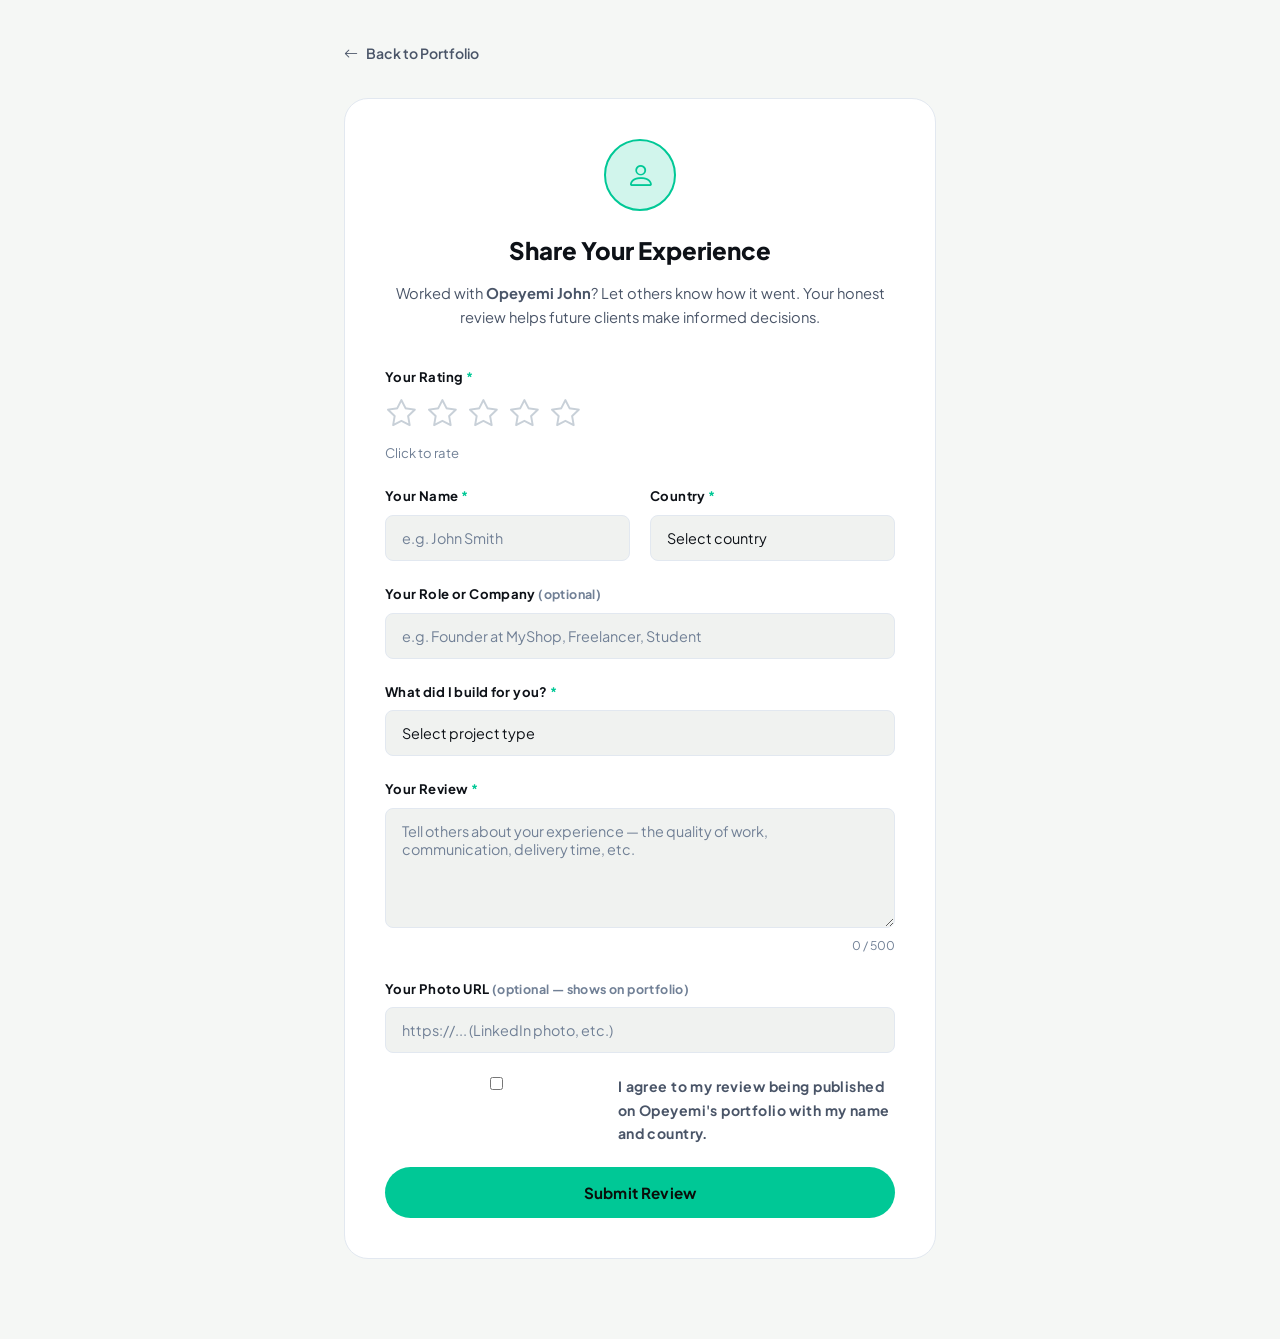
<file: review.html>
<!DOCTYPE html>
<html lang="en" data-theme="light">
<head>
    <meta charset="UTF-8">
    <meta name="viewport" content="width=device-width, initial-scale=1.0">
    <title>Leave a Review | Opeyemi John</title>
    <meta name="description" content="Share your experience working with Opeyemi John.">

    <link rel="preconnect" href="https://fonts.googleapis.com">
    <link href="https://fonts.googleapis.com/css2?family=Syne:wght@400;600;700;800&family=DM+Sans:ital,wght@0,300;0,400;0,500;1,300&display=swap" rel="stylesheet">
    <link rel="stylesheet" href="https://cdn.jsdelivr.net/npm/bootstrap-icons@1.11.0/font/bootstrap-icons.css">
    <link rel="stylesheet" href="style.css">
</head>
<body class="review-page-body">

<div class="review-page">
    <div class="review-page-header">
        <a href="index.html" class="review-back-link">
            <i class="bi bi-arrow-left"></i> Back to Portfolio
        </a>
    </div>

    <div class="review-card" id="reviewFormCard">
        <div class="review-card-top">
            <div class="reviewer-avatar-placeholder">
                <i class="bi bi-person"></i>
            </div>
            <h1>Share Your Experience</h1>
            <p>Worked with <strong>Opeyemi John</strong>? Let others know how it went. Your honest review helps future clients make informed decisions.</p>
        </div>

        <form id="reviewForm" class="review-form" novalidate>
            <!-- Star Rating -->
            <div class="form-group">
                <label>Your Rating <span class="required">*</span></label>
                <div class="star-selector" id="starSelector">
                    <button type="button" class="star-btn" data-value="1"><i class="bi bi-star"></i></button>
                    <button type="button" class="star-btn" data-value="2"><i class="bi bi-star"></i></button>
                    <button type="button" class="star-btn" data-value="3"><i class="bi bi-star"></i></button>
                    <button type="button" class="star-btn" data-value="4"><i class="bi bi-star"></i></button>
                    <button type="button" class="star-btn" data-value="5"><i class="bi bi-star"></i></button>
                </div>
                <span class="star-label" id="starLabel">Click to rate</span>
                <input type="hidden" id="ratingValue" value="0">
                <span class="form-error" id="ratingError">Please select a rating</span>
            </div>

            <!-- Name -->
            <div class="form-row">
                <div class="form-group">
                    <label>Your Name <span class="required">*</span></label>
                    <input type="text" id="reviewName" placeholder="e.g. John Smith" required>
                    <span class="form-error" id="reviewNameError">Please enter your name</span>
                </div>
                <div class="form-group">
                    <label>Country <span class="required">*</span></label>
                    <select id="reviewCountry" required>
                        <option value="">Select country</option>
                        <option value="Nigeria">Nigeria</option>
                        <option value="Ghana">Ghana</option>
                        <option value="Kenya">Kenya</option>
                        <option value="South Africa">South Africa</option>
                        <option value="United Kingdom">United Kingdom</option>
                        <option value="United States">United States</option>
                        <option value="Canada">Canada</option>
                        <option value="Australia">Australia</option>
                        <option value="Germany">Germany</option>
                        <option value="France">France</option>
                        <option value="Netherlands">Netherlands</option>
                        <option value="India">India</option>
                        <option value="Other">Other</option>
                    </select>
                    <span class="form-error" id="reviewCountryError">Please select your country</span>
                </div>
            </div>

            <!-- Role / Title -->
            <div class="form-group">
                <label>Your Role or Company <span class="optional">(optional)</span></label>
                <input type="text" id="reviewRole" placeholder="e.g. Founder at MyShop, Freelancer, Student">
            </div>

            <!-- Project type -->
            <div class="form-group">
                <label>What did I build for you? <span class="required">*</span></label>
                <select id="reviewProject" required>
                    <option value="">Select project type</option>
                    <option value="E-Commerce Website">E-Commerce Website</option>
                    <option value="Business Website">Business Website</option>
                    <option value="Portfolio Website">Portfolio Website</option>
                    <option value="Landing Page">Landing Page</option>
                    <option value="Web Application">Web Application</option>
                    <option value="Mobile App">Mobile App</option>
                    <option value="Other">Other</option>
                </select>
                <span class="form-error" id="reviewProjectError">Please select a project type</span>
            </div>

            <!-- Review text -->
            <div class="form-group">
                <label>Your Review <span class="required">*</span></label>
                <textarea id="reviewText" rows="5" placeholder="Tell others about your experience — the quality of work, communication, delivery time, etc." required></textarea>
                <span class="form-error" id="reviewTextError">Please write your review (min. 20 characters)</span>
                <span class="char-count" id="charCount">0 / 500</span>
            </div>

            <!-- Photo URL (optional) -->
            <div class="form-group">
                <label>Your Photo URL <span class="optional">(optional — shows on portfolio)</span></label>
                <input type="url" id="reviewPhoto" placeholder="https://... (LinkedIn photo, etc.)">
            </div>

            <!-- Consent -->
            <div class="form-group consent-group">
                <label class="checkbox-label">
                    <input type="checkbox" id="reviewConsent" required>
                    <span>I agree to my review being published on Opeyemi's portfolio with my name and country.</span>
                </label>
                <span class="form-error" id="reviewConsentError">You must agree to publish</span>
            </div>

            <button type="submit" class="btn-primary form-submit" id="reviewSubmitBtn" style="width:100%">
                <span id="reviewSubmitText">Submit Review</span>
                <div class="btn-spinner d-none" id="reviewSpinner"></div>
            </button>
        </form>
    </div>

    <!-- Success state -->
    <div class="review-success" id="reviewSuccess" style="display:none">
        <div class="success-icon"><i class="bi bi-check-circle-fill"></i></div>
        <h2>Thank you!</h2>
        <p>Your review has been submitted and will appear on my portfolio shortly. I really appreciate you taking the time!</p>
        <a href="index.html" class="btn-primary">Back to Portfolio</a>
    </div>
</div>

<script src="script.js"></script>
<script src="review.js"></script>
</body>
</html>
</file>
<file: style.css>
/* ============================================================
   OPEYEMI JOHN PORTFOLIO — style.css
   Font: Plus Jakarta Sans (single typeface)
   ============================================================ */

/* ---- FONT (Google Fonts) ---- */
@import url('https://fonts.googleapis.com/css2?family=Plus+Jakarta+Sans:wght@400;500;600;700;800&display=swap');

/* ---- TOKENS ---- */
:root {
    --accent: #00C896;
    --accent-2: #00D4FF;
    --accent-glow: rgba(0, 200, 150, 0.18);

    --bg: #ffffff;
    --bg-alt: #f5f7f5;
    --bg-card: #ffffff;
    --bg-input: #f0f2f0;

    --text: #0d1117;
    --text-2: #4a5568;
    --text-3: #718096;
    --border: #e2e8f0;
    --border-strong: #c8d0d8;

    --nav-bg: rgba(255,255,255,0.92);
    --shadow: 0 4px 24px rgba(0,0,0,0.07);
    --shadow-md: 0 8px 40px rgba(0,0,0,0.1);
    --shadow-lg: 0 20px 60px rgba(0,0,0,0.12);

    --radius: 14px;
    --radius-sm: 8px;
    --radius-lg: 24px;

    --font-display: 'Plus Jakarta Sans', sans-serif;
    --font-body: 'Plus Jakarta Sans', sans-serif;

    --nav-h: 72px;
    --transition: 0.25s cubic-bezier(0.4, 0, 0.2, 1);
}

[data-theme="dark"] {
    --bg: #0a0e0a;
    --bg-alt: #101610;
    --bg-card: #141a14;
    --bg-input: #1a221a;

    --text: #f0f4f0;
    --text-2: #a8b8a8;
    --text-3: #6b7b6b;
    --border: #1e2a1e;
    --border-strong: #2a3a2a;

    --nav-bg: rgba(10,14,10,0.95);
    --shadow: 0 4px 24px rgba(0,0,0,0.3);
    --shadow-md: 0 8px 40px rgba(0,0,0,0.4);
    --shadow-lg: 0 20px 60px rgba(0,0,0,0.5);
}

/* ---- RESET ---- */
*, *::before, *::after { box-sizing: border-box; margin: 0; padding: 0; }
html { scroll-behavior: smooth; font-size: 16px; }
body {
    font-family: var(--font-body);
    background: var(--bg);
    color: var(--text);
    line-height: 1.65;
    overflow-x: hidden;
    transition: background var(--transition), color var(--transition);
}
img { max-width: 100%; height: auto; display: block; }
a { text-decoration: none; color: inherit; }
button { cursor: pointer; font-family: var(--font-body); border: none; background: none; }
ul { list-style: none; }

/* ---- UTILITY ---- */
.container { max-width: 1160px; margin: 0 auto; padding: 0 24px; }
.section { padding: 100px 0; }
.section-alt { background: var(--bg-alt); }
.text-accent { color: var(--accent); }
.d-none { display: none !important; }

/* ---- BUTTONS ---- */
.btn-primary {
    display: inline-flex; align-items: center; gap: 8px;
    background: var(--accent);
    color: #0a0e0a;
    font-family: var(--font-display);
    font-weight: 700;
    font-size: 0.9rem;
    padding: 13px 26px;
    border-radius: 100px;
    transition: all var(--transition);
    letter-spacing: 0.01em;
    white-space: nowrap;
}
.btn-primary:hover {
    transform: translateY(-2px);
    box-shadow: 0 8px 24px rgba(0,200,150,0.35);
    color: #0a0e0a;
}
.btn-ghost {
    display: inline-flex; align-items: center; gap: 8px;
    background: transparent;
    color: var(--text);
    font-family: var(--font-display);
    font-weight: 600;
    font-size: 0.9rem;
    padding: 12px 24px;
    border-radius: 100px;
    border: 2px solid var(--border-strong);
    transition: all var(--transition);
}
.btn-ghost:hover {
    border-color: var(--accent);
    color: var(--accent);
    transform: translateY(-2px);
}
.icon-btn {
    width: 40px; height: 40px;
    border-radius: 50%;
    background: var(--bg-input);
    color: var(--text);
    display: flex; align-items: center; justify-content: center;
    font-size: 1rem;
    transition: all var(--transition);
    border: none;
}
.icon-btn:hover { background: var(--accent); color: #0a0e0a; }

/* ---- SECTION HEADERS ---- */
.section-header { text-align: center; margin-bottom: 60px; }
.section-label {
    display: inline-block;
    font-family: var(--font-display);
    font-size: 0.75rem;
    font-weight: 700;
    letter-spacing: 0.12em;
    text-transform: uppercase;
    color: var(--accent);
    background: var(--accent-glow);
    padding: 6px 16px;
    border-radius: 100px;
    margin-bottom: 16px;
}
.section-title {
    font-family: var(--font-display);
    font-size: clamp(2rem, 4vw, 2.8rem);
    font-weight: 800;
    line-height: 1.15;
    color: var(--text);
    margin-bottom: 16px;
}
.section-subtitle {
    color: var(--text-2);
    font-size: 1.05rem;
    max-width: 520px;
    margin: 0 auto;
}

/* ---- NAVBAR ---- */
#navbar {
    position: fixed; top: 0; left: 0; right: 0;
    z-index: 1000;
    background: var(--nav-bg);
    backdrop-filter: blur(16px);
    -webkit-backdrop-filter: blur(16px);
    border-bottom: 1px solid var(--border);
    height: var(--nav-h);
    transition: all var(--transition);
}
#navbar.scrolled { box-shadow: var(--shadow-md); }
.nav-inner {
    max-width: 1160px; margin: 0 auto; padding: 0 24px;
    height: 100%;
    display: flex; align-items: center; gap: 40px;
}
.nav-logo {
    font-family: var(--font-display);
    font-size: 1.5rem;
    font-weight: 800;
    color: var(--text);
    flex-shrink: 0;
}
.nav-logo .dot { color: var(--accent); }
.nav-links {
    display: flex; gap: 4px;
    margin-left: auto;
}
.nav-link {
    font-family: var(--font-display);
    font-size: 0.85rem;
    font-weight: 600;
    color: var(--text-2);
    padding: 8px 14px;
    border-radius: 8px;
    transition: all var(--transition);
}
.nav-link:hover, .nav-link.active {
    color: var(--text);
    background: var(--bg-input);
}
.nav-actions { display: flex; align-items: center; gap: 12px; flex-shrink: 0; }
.nav-cta {
    font-family: var(--font-display);
    font-weight: 700;
    font-size: 0.85rem;
    background: var(--accent);
    color: #0a0e0a;
    padding: 9px 20px;
    border-radius: 100px;
    transition: all var(--transition);
}
.nav-cta:hover { transform: translateY(-1px); box-shadow: 0 6px 20px rgba(0,200,150,0.3); }
.hamburger {
    display: none;
    flex-direction: column; gap: 5px;
    padding: 8px;
}
.hamburger span {
    display: block; width: 22px; height: 2px;
    background: var(--text);
    border-radius: 2px;
    transition: all var(--transition);
}

/* ---- HERO ---- */
.hero {
    min-height: 100vh;
    display: flex; align-items: center;
    padding: calc(var(--nav-h) + 40px) 0 80px;
    position: relative;
    overflow: hidden;
    background: var(--bg);
}
.hero-bg-grid {
    position: absolute; inset: 0;
    background-image:
        linear-gradient(var(--border) 1px, transparent 1px),
        linear-gradient(90deg, var(--border) 1px, transparent 1px);
    background-size: 60px 60px;
    opacity: 0.4;
    pointer-events: none;
}
.hero-blob {
    position: absolute; border-radius: 50%;
    filter: blur(80px); opacity: 0.12; pointer-events: none;
}
.blob-1 {
    width: 600px; height: 600px;
    background: radial-gradient(circle, var(--accent), transparent 70%);
    top: -100px; right: -100px;
}
.blob-2 {
    width: 400px; height: 400px;
    background: radial-gradient(circle, var(--accent-2), transparent 70%);
    bottom: -80px; left: -80px;
    opacity: 0.08;
}
.hero-inner {
    max-width: 1160px; margin: 0 auto; padding: 0 24px;
    display: grid; grid-template-columns: 1fr 1fr;
    gap: 60px; align-items: center;
}
.hero-tag {
    display: inline-flex; align-items: center; gap: 8px;
    font-size: 0.8rem; font-weight: 500;
    color: var(--text-2);
    background: var(--bg-card);
    border: 1px solid var(--border);
    padding: 8px 16px;
    border-radius: 100px;
    margin-bottom: 24px;
}
.status-dot {
    width: 8px; height: 8px; border-radius: 50%;
    background: var(--accent);
    animation: pulse-dot 2s ease-in-out infinite;
}
@keyframes pulse-dot {
    0%, 100% { box-shadow: 0 0 0 0 rgba(0,200,150,0.5); }
    50% { box-shadow: 0 0 0 6px rgba(0,200,150,0); }
}
.hero-title {
    font-family: var(--font-display);
    font-size: clamp(2.8rem, 5.5vw, 4.2rem);
    font-weight: 800;
    line-height: 1.07;
    color: var(--text);
    margin-bottom: 24px;
    letter-spacing: -0.02em;
}
.hero-accent { color: var(--accent); }
.hero-desc {
    color: var(--text-2);
    font-size: 1.08rem;
    line-height: 1.7;
    margin-bottom: 36px;
    max-width: 460px;
}
.hero-cta { display: flex; gap: 14px; flex-wrap: wrap; margin-bottom: 48px; }
.hero-stats { display: flex; align-items: center; gap: 24px; }
.stat { text-align: center; }
.stat-num {
    display: block;
    font-family: var(--font-display);
    font-size: 1.8rem;
    font-weight: 800;
    color: var(--text);
    line-height: 1;
}
.stat-label { font-size: 0.78rem; color: var(--text-3); }
.stat-divider { width: 1px; height: 40px; background: var(--border); }
.hero-visual { position: relative; display: flex; justify-content: center; }
.hero-img-frame {
    position: relative;
    width: min(380px, 90%);
}
.hero-photo {
    width: 100%;
    aspect-ratio: 1;
    object-fit: cover;
    border-radius: var(--radius-lg);
    position: relative; z-index: 1;
}
.frame-deco {
    position: absolute;
    border-radius: var(--radius-lg);
    z-index: 0;
}
.frame-deco-1 {
    inset: -12px;
    border: 2px solid var(--accent);
    opacity: 0.3;
    border-radius: 32px;
}
.frame-deco-2 {
    inset: -24px;
    border: 1px solid var(--border);
    border-radius: 40px;
}
.floating-card {
    position: absolute;
    background: var(--bg-card);
    border: 1px solid var(--border);
    border-radius: var(--radius);
    padding: 12px 18px;
    display: flex; align-items: center; gap: 10px;
    font-size: 0.82rem; font-weight: 600;
    box-shadow: var(--shadow-md);
    z-index: 2;
    white-space: nowrap;
}
.floating-card i { color: var(--accent); font-size: 1rem; }
.card-top { top: 20px; right: -30px; }
.card-bottom { bottom: 30px; left: -30px; }

/* ---- ABOUT TABS ---- */
.about-tabs {
    display: flex; gap: 6px;
    margin-bottom: 24px;
    background: var(--bg-input);
    padding: 5px;
    border-radius: var(--radius);
    width: fit-content;
}
.about-tab {
    font-family: var(--font-display);
    font-size: 0.82rem; font-weight: 700;
    padding: 8px 18px;
    border-radius: var(--radius-sm);
    color: var(--text-3);
    background: transparent;
    transition: all var(--transition);
    border: none;
}
.about-tab:hover { color: var(--text); }
.about-tab.active {
    background: var(--bg-card);
    color: var(--accent);
    box-shadow: var(--shadow);
}
.about-tab-content {
    display: none;
    animation: fadeTabIn 0.3s ease;
    min-height: 160px;
}
.about-tab-content.active { display: block; }
@keyframes fadeTabIn {
    from { opacity: 0; transform: translateY(8px); }
    to { opacity: 1; transform: translateY(0); }
}
.about-list {
    list-style: none;
    display: flex; flex-direction: column; gap: 12px;
    margin-bottom: 4px;
}
.about-list li {
    display: flex; align-items: flex-start; gap: 10px;
    font-size: 0.9rem; color: var(--text-2); line-height: 1.55;
}
.about-list li i {
    color: var(--accent); font-size: 0.85rem;
    flex-shrink: 0; margin-top: 3px;
}

/* ---- ABOUT ---- */
.about-grid {
    display: grid; grid-template-columns: 1fr 1.2fr;
    gap: 72px; align-items: center;
}
.about-img-wrap {
    position: relative; /* ADDED: anchor for absolute badges */
}
.about-photo {
    width: 100%;
    max-width: 400px;
    aspect-ratio: 4/5;
    object-fit: cover;
    object-position: top;
    border-radius: var(--radius-lg);
    position: relative; z-index: 1;
}
.about-img-bg {
    position: absolute;
    bottom: -16px; right: -16px;
    width: 100%;
    height: 100%;
    max-width: 400px;
    background: var(--accent-glow);
    border: 2px solid var(--accent);
    border-radius: var(--radius-lg);
    opacity: 0.5;
}
/* Base badge style - no positioning offsets */
.about-badge {
    position: absolute;
    background: var(--accent);
    color: #0a0e0a;
    font-family: var(--font-display);
    font-weight: 700;
    font-size: 0.8rem;
    padding: 10px 16px;
    border-radius: var(--radius);
    display: flex;
    align-items: center;
    gap: 8px;
    z-index: 2;
    box-shadow: var(--shadow-md);
}
/* Frontend badge - top left */
.frontend-badge {
    top: 20px;
    left: -20px;
}
/* Shopify badge - bottom right */
.shopify-badge-bottom {
    bottom: 20px;
    right: -20px;
    background: #95bf47; /* Shopify green */
    color: #fff;
}
.about-text { color: var(--text-2); font-size: 1rem; margin-bottom: 18px; line-height: 1.75; }
.about-details {
    display: grid; grid-template-columns: 1fr 1fr;
    gap: 16px; margin: 28px 0 36px;
}
.detail-item {
    display: flex; align-items: flex-start; gap: 12px;
}
.detail-item i { color: var(--accent); font-size: 1.1rem; margin-top: 3px; flex-shrink: 0; }
.detail-item strong { display: block; font-size: 0.78rem; color: var(--text-3); text-transform: uppercase; letter-spacing: 0.06em; font-family: var(--font-display); }
.detail-item span { font-size: 0.92rem; color: var(--text); }
.about-actions { display: flex; gap: 14px; flex-wrap: wrap; }

/* ---- SKILLS ---- */
.skills-grid {
    display: grid; grid-template-columns: repeat(3, 1fr);
    gap: 24px; margin-bottom: 48px;
}
.skill-group {
    background: var(--bg-card);
    border: 1px solid var(--border);
    border-radius: var(--radius-lg);
    padding: 32px;
}
.skill-group-icon {
    width: 48px; height: 48px;
    background: var(--accent-glow);
    border-radius: 12px;
    display: flex; align-items: center; justify-content: center;
    font-size: 1.3rem; color: var(--accent);
    margin-bottom: 16px;
}
.skill-group h3 {
    font-family: var(--font-display);
    font-weight: 700; font-size: 1rem;
    margin-bottom: 24px; color: var(--text);
}
.skill-bars { display: flex; flex-direction: column; gap: 16px; }
.skill-bar-wrap {}
.skill-bar-label {
    display: flex; justify-content: space-between;
    font-size: 0.83rem;
    margin-bottom: 7px;
    color: var(--text-2);
}
.skill-bar {
    height: 7px;
    background: var(--bg-input);
    border-radius: 100px;
    overflow: hidden;
}
.skill-fill {
    height: 100%;
    background: linear-gradient(90deg, var(--accent), var(--accent-2));
    border-radius: 100px;
    width: 0;
    transition: width 1.2s cubic-bezier(0.4, 0, 0.2, 1);
}
.tech-tags { display: flex; flex-wrap: wrap; justify-content: center; gap: 10px; }
.tech-tag {
    font-family: var(--font-display);
    font-size: 0.82rem; font-weight: 600;
    padding: 8px 18px;
    border: 1.5px solid var(--border);
    border-radius: 100px;
    color: var(--text-2);
    background: var(--bg-card);
    transition: all var(--transition);
}
.tech-tag:hover { border-color: var(--accent); color: var(--accent); background: var(--accent-glow); }

/* ---- CAROUSEL WRAPPER & ARROWS ---- */
.carousel-wrapper {
    position: relative;
}
.carousel-arrow {
    position: absolute;
    top: 50%;
    transform: translateY(-50%);
    z-index: 10;
    width: 44px; height: 44px;
    border-radius: 50%;
    background: var(--bg-card);
    border: 2px solid var(--border);
    color: var(--text);
    font-size: 1rem;
    display: flex; align-items: center; justify-content: center;
    transition: all var(--transition);
    box-shadow: var(--shadow-md);
    cursor: pointer;
}
.carousel-arrow:hover {
    background: var(--accent);
    border-color: var(--accent);
    color: #0a0e0a;
    transform: translateY(-50%) scale(1.08);
}
.carousel-arrow:disabled {
    opacity: 0.25;
    cursor: not-allowed;
    pointer-events: none;
}
.carousel-arrow-left { left: -22px; }
.carousel-arrow-right { right: -22px; }

/* On mobile arrows sit inside the wrapper edges */
@media (max-width: 768px) {
    .carousel-arrow-left { left: 4px; }
    .carousel-arrow-right { right: 4px; }
    .carousel-arrow {
        width: 36px; height: 36px;
        font-size: 0.85rem;
        background: rgba(10,14,10,0.7);
        border-color: transparent;
        color: #fff;
        backdrop-filter: blur(6px);
    }
}

/* ---- PROJECTS ---- */
.project-filters {
    display: flex; gap: 8px; flex-wrap: wrap;
    justify-content: center;
    margin-bottom: 48px;
}
.filter-btn {
    font-family: var(--font-display);
    font-size: 0.83rem; font-weight: 700;
    padding: 9px 20px;
    border-radius: 100px;
    border: 2px solid var(--border);
    color: var(--text-2);
    background: var(--bg-card);
    transition: all var(--transition);
}
.filter-btn:hover, .filter-btn.active {
    border-color: var(--accent);
    color: var(--accent);
    background: var(--accent-glow);
}
.projects-grid {
    display: flex;
    gap: 24px;
    overflow-x: auto;
    scroll-snap-type: x mandatory;
    -webkit-overflow-scrolling: touch;
    padding-bottom: 16px;
    cursor: grab;
    scrollbar-width: none;
    -ms-overflow-style: none;
}
.projects-grid::-webkit-scrollbar { display: none; }
.projects-grid:active { cursor: grabbing; }
.project-card {
    background: var(--bg-card);
    border: 1px solid var(--border);
    border-radius: var(--radius-lg);
    overflow: hidden;
    transition: all var(--transition);
    display: flex; flex-direction: column;
    flex: 0 0 340px;
    min-width: 340px;
    height: 480px; /* unified fixed height */
    scroll-snap-align: start;
    cursor: pointer;
}
.project-card:hover { transform: translateY(-6px); box-shadow: var(--shadow-lg); border-color: var(--accent); }
.project-card.featured { flex: 0 0 520px; min-width: 520px; }
.project-img-wrap { position: relative; overflow: hidden; height: 220px; background: var(--bg-alt); }
.project-img-wrap img { width: 100%; height: 100%; object-fit: cover; transition: transform 0.4s ease; }
.project-card:hover .project-img-wrap img { transform: scale(1.04); }
.project-img-placeholder {
    width: 100%; height: 100%;
    display: flex; align-items: center; justify-content: center;
    font-size: 3rem; color: var(--text-3);
    background: linear-gradient(135deg, var(--bg-alt), var(--bg-card));
}
.project-category-badge {
    position: absolute; top: 14px; left: 14px;
    font-family: var(--font-display);
    font-size: 0.7rem; font-weight: 700;
    padding: 5px 12px;
    border-radius: 100px;
    background: var(--accent);
    color: #0a0e0a;
    text-transform: uppercase; letter-spacing: 0.06em;
}
.project-status-badge {
    position: absolute; top: 14px; right: 14px;
    font-size: 0.7rem; font-weight: 600;
    padding: 5px 12px;
    border-radius: 100px;
    background: rgba(10,14,10,0.7);
    color: #fff;
    backdrop-filter: blur(6px);
}
.project-status-badge.live { background: rgba(0,200,150,0.85); color: #0a0e0a; }
.project-body { padding: 24px; flex: 1; display: flex; flex-direction: column; overflow: hidden; }
.project-title {
    font-family: var(--font-display);
    font-size: 1.12rem; font-weight: 700;
    color: var(--text); margin-bottom: 10px;
    /* clamp title to 2 lines */
    display: -webkit-box;
    -webkit-line-clamp: 2;
    -webkit-box-orient: vertical;
    overflow: hidden;
}
.project-desc {
    font-size: 0.88rem; color: var(--text-2); line-height: 1.65;
    margin-bottom: 14px;
    /* clamp description to 3 lines */
    display: -webkit-box;
    -webkit-line-clamp: 3;
    -webkit-box-orient: vertical;
    overflow: hidden;
    flex-shrink: 0;
}
.project-techs { display: flex; flex-wrap: wrap; gap: 6px; margin-bottom: 14px; flex-shrink: 0; max-height: 56px; overflow: hidden; }
.project-tech {
    font-size: 0.74rem; font-weight: 600;
    background: var(--bg-input);
    color: var(--text-2);
    padding: 4px 10px;
    border-radius: 100px;
}
.project-links { display: flex; gap: 10px; margin-top: auto; }
.project-link {
    display: flex; align-items: center; gap: 6px;
    font-size: 0.82rem; font-weight: 600;
    padding: 9px 16px;
    border-radius: 100px;
    transition: all var(--transition);
    font-family: var(--font-display);
}
.project-link.primary { background: var(--accent); color: #0a0e0a; flex: 1; justify-content: center; }
.project-link.primary:hover { box-shadow: 0 4px 16px rgba(0,200,150,0.3); }
.project-link.secondary {
    border: 1.5px solid var(--border);
    color: var(--text-2);
    background: var(--bg-card);
}
.project-link.secondary:hover { border-color: var(--text-2); color: var(--text); }

/* ---- TESTIMONIALS ---- */
.reviews-grid {
    display: flex;
    gap: 24px;
    overflow-x: auto;
    scroll-snap-type: x mandatory;
    -webkit-overflow-scrolling: touch;
    padding-bottom: 16px;
    margin-bottom: 56px;
    cursor: grab;
    scrollbar-width: none;
    -ms-overflow-style: none;
}
.reviews-grid::-webkit-scrollbar { display: none; }
.reviews-grid:active { cursor: grabbing; }
.review-card {
    background: var(--bg-card);
    border: 1px solid var(--border);
    border-radius: var(--radius-lg);
    padding: 28px;
    display: flex; flex-direction: column;
    transition: all var(--transition);
    flex: 0 0 320px;
    min-width: 320px;
    scroll-snap-align: start;
}
.review-card:hover { box-shadow: var(--shadow-lg); transform: translateY(-4px); border-color: var(--accent); }
.review-stars { display: flex; gap: 3px; margin-bottom: 16px; }
.review-stars i { color: #F5A623; font-size: 0.9rem; }
.review-text {
    font-size: 0.93rem; color: var(--text-2);
    line-height: 1.72; flex: 1;
    margin-bottom: 20px;
    font-style: italic;
}
.review-text::before { content: '"'; color: var(--accent); font-size: 1.2rem; font-style: normal; }
.review-text::after { content: '"'; color: var(--accent); font-size: 1.2rem; font-style: normal; }
.review-author { display: flex; align-items: center; gap: 12px; }
.review-avatar {
    width: 44px; height: 44px; border-radius: 50%;
    background: var(--accent-glow);
    border: 2px solid var(--accent);
    display: flex; align-items: center; justify-content: center;
    font-family: var(--font-display); font-weight: 700; font-size: 1rem;
    color: var(--accent); flex-shrink: 0; overflow: hidden;
}
.review-avatar img { width: 100%; height: 100%; object-fit: cover; }
.review-author-name { font-family: var(--font-display); font-weight: 700; font-size: 0.92rem; color: var(--text); }
.review-author-meta { font-size: 0.78rem; color: var(--text-3); display: flex; gap: 8px; align-items: center; }
.review-author-meta i { font-size: 0.7rem; }
.review-project-type {
    display: inline-block;
    font-size: 0.7rem; font-weight: 600;
    background: var(--accent-glow);
    color: var(--accent);
    padding: 3px 10px;
    border-radius: 100px;
    margin-top: 4px;
}
.review-cta {
    display: flex; align-items: center; justify-content: space-between;
    gap: 24px;
    background: var(--bg-card);
    border: 1px solid var(--border);
    border-radius: var(--radius-lg);
    padding: 28px 36px;
    flex-wrap: wrap;
}
.review-cta h4 { font-family: var(--font-display); font-weight: 700; font-size: 1.1rem; margin-bottom: 6px; }
.review-cta p { font-size: 0.88rem; color: var(--text-2); }

/* ---- VIEW DETAILS BUTTON on card ---- */
.project-view-btn {
    display: flex; align-items: center; justify-content: center; gap: 6px;
    width: 100%; margin-top: auto;
    font-family: var(--font-display); font-size: 0.8rem; font-weight: 700;
    color: var(--text-3);
    padding: 8px 0 0;
    border-top: 1px solid var(--border);
    transition: color var(--transition);
    flex-shrink: 0;
}
.project-view-btn i { font-size: 0.75rem; transition: transform var(--transition); }
.project-card:hover .project-view-btn { color: var(--accent); }
.project-card:hover .project-view-btn i { transform: translateY(2px); }

/* ---- PROJECT MODAL ---- */
.proj-modal-overlay {
    position: fixed; inset: 0; z-index: 2000;
    background: rgba(0,0,0,0.75);
    backdrop-filter: blur(8px);
    display: flex; align-items: center; justify-content: center;
    padding: 20px;
    animation: fadeInOverlay 0.2s ease;
}
@keyframes fadeInOverlay {
    from { opacity: 0; }
    to { opacity: 1; }
}
.proj-modal-box {
    background: var(--bg-card);
    border: 1px solid var(--border);
    border-radius: var(--radius-lg);
    max-width: 640px; width: 100%;
    max-height: 90vh;
    overflow-y: auto;
    position: relative;
    animation: slideUpModal 0.25s cubic-bezier(0.4,0,0.2,1);
    scrollbar-width: thin;
}
@keyframes slideUpModal {
    from { opacity: 0; transform: translateY(24px); }
    to { opacity: 1; transform: translateY(0); }
}
.proj-modal-close {
    position: sticky; top: 16px; left: 100%;
    float: right;
    margin: 16px 16px 0 0;
    width: 36px; height: 36px;
    border-radius: 50%;
    background: var(--bg-input);
    color: var(--text);
    display: flex; align-items: center; justify-content: center;
    font-size: 0.9rem; z-index: 10;
    transition: all var(--transition);
}
.proj-modal-close:hover { background: #e53e3e; color: #fff; }
.proj-modal-media {
    width: 100%; height: 240px;
    background: var(--bg-alt);
    overflow: hidden;
}
.proj-modal-media img,
.proj-modal-media video {
    width: 100%; height: 100%; object-fit: cover;
}
.proj-modal-media-placeholder {
    width: 100%; height: 100%;
    display: flex; align-items: center; justify-content: center;
    font-size: 3rem; color: var(--text-3);
}
.proj-modal-body { padding: 28px; }
.proj-modal-meta {
    display: flex; align-items: center; gap: 10px;
    margin-bottom: 14px;
}
.proj-modal-title {
    font-family: var(--font-display);
    font-size: 1.4rem; font-weight: 800;
    color: var(--text); margin-bottom: 14px;
}
.proj-modal-desc {
    font-size: 0.92rem; color: var(--text-2);
    line-height: 1.75; margin-bottom: 20px;
}
.proj-modal-techs {
    display: flex; flex-wrap: wrap; gap: 8px;
    margin-bottom: 24px;
}
.proj-modal-links {
    display: flex; gap: 12px; flex-wrap: wrap;
}

/* ---- TYPEWRITER CURSOR ---- */
.typewriter-cursor {
    display: inline-block;
    color: var(--accent);
    font-weight: 300;
    animation: blink-cursor 0.75s step-end infinite;
    margin-left: 1px;
}
.typewriter-cursor.desc-cursor {
    font-size: 0.9em;
    opacity: 0.7;
}
@keyframes blink-cursor {
    0%, 100% { opacity: 1; }
    50% { opacity: 0; }
}

/* ---- CONTACT ---- */
.contact-grid {
    display: grid; grid-template-columns: 1fr 1.4fr;
    gap: 72px; align-items: start;
}
.contact-desc { color: var(--text-2); margin-bottom: 32px; font-size: 1rem; line-height: 1.7; }
.contact-cards { display: flex; flex-direction: column; gap: 14px; margin-bottom: 32px; }
.contact-card {
    display: flex; align-items: center; gap: 16px;
    background: var(--bg-card);
    border: 1px solid var(--border);
    border-radius: var(--radius);
    padding: 16px 20px;
    transition: all var(--transition);
    color: var(--text);
}
.contact-card:hover { border-color: var(--accent); transform: translateX(4px); }
.contact-card-icon {
    width: 44px; height: 44px; border-radius: 12px;
    background: var(--accent-glow);
    color: var(--accent); font-size: 1.1rem;
    display: flex; align-items: center; justify-content: center;
    flex-shrink: 0;
}
.contact-card-label { display: block; font-size: 0.73rem; color: var(--text-3); text-transform: uppercase; letter-spacing: 0.06em; }
.contact-card-value { font-weight: 600; font-size: 0.88rem; color: var(--text); }
.social-row { display: flex; gap: 10px; }
.social-btn {
    width: 44px; height: 44px; border-radius: 12px;
    background: var(--bg-input);
    color: var(--text-2); font-size: 1rem;
    display: flex; align-items: center; justify-content: center;
    transition: all var(--transition);
}
.social-btn:hover { background: var(--accent); color: #0a0e0a; transform: translateY(-2px); }

/* CONTACT FORM */
.contact-form-wrap {
    background: var(--bg-card);
    border: 1px solid var(--border);
    border-radius: var(--radius-lg);
    padding: 36px;
}
.contact-form { display: flex; flex-direction: column; gap: 20px; }
.form-row { display: grid; grid-template-columns: 1fr 1fr; gap: 20px; }
.form-group { display: flex; flex-direction: column; gap: 8px; }
.form-group label { font-family: var(--font-display); font-weight: 700; font-size: 0.82rem; color: var(--text); letter-spacing: 0.03em; }
.form-group input,
.form-group textarea,
.form-group select {
    background: var(--bg-input);
    border: 1.5px solid var(--border);
    border-radius: var(--radius-sm);
    padding: 13px 16px;
    font-family: var(--font-body);
    font-size: 0.9rem;
    color: var(--text);
    outline: none;
    transition: all var(--transition);
    width: 100%;
}
.form-group input:focus,
.form-group textarea:focus,
.form-group select:focus {
    border-color: var(--accent);
    box-shadow: 0 0 0 3px rgba(0,200,150,0.1);
    background: var(--bg-card);
}
.form-group input::placeholder,
.form-group textarea::placeholder { color: var(--text-3); }
.form-group textarea { resize: vertical; min-height: 120px; }
.form-group select { appearance: none; cursor: pointer; }
.form-error { color: #e53e3e; font-size: 0.78rem; display: none; }
.form-group.has-error input,
.form-group.has-error textarea,
.form-group.has-error select { border-color: #e53e3e; }
.form-group.has-error .form-error { display: block; }
.form-submit { width: 100%; justify-content: center; padding: 16px; font-size: 0.95rem; }
.btn-spinner {
    width: 18px; height: 18px;
    border: 2px solid rgba(10,14,10,0.3);
    border-top-color: #0a0e0a;
    border-radius: 50%;
    animation: spin 0.8s linear infinite;
    margin-left: 8px;
}
@keyframes spin { to { transform: rotate(360deg); } }
.form-success {
    background: rgba(0,200,150,0.1);
    border: 1.5px solid var(--accent);
    color: var(--accent);
    border-radius: var(--radius-sm);
    padding: 14px 18px;
    font-size: 0.88rem;
    display: flex; align-items: center; gap: 8px;
}
.form-error-alert {
    background: rgba(229,62,62,0.1);
    border: 1.5px solid #e53e3e;
    color: #e53e3e;
    border-radius: var(--radius-sm);
    padding: 14px 18px;
    font-size: 0.88rem;
    display: flex; align-items: center; gap: 8px;
}

/* ---- FOOTER ---- */
.footer {
    background: var(--bg-alt);
    border-top: 1px solid var(--border);
    padding: 72px 0 36px;
}
.footer-inner {
    display: grid; grid-template-columns: 1.5fr 1fr 1fr 1fr;
    gap: 48px; margin-bottom: 48px;
}
.footer-brand .nav-logo { font-size: 1.3rem; margin-bottom: 12px; display: inline-block; }
.footer-brand p { font-size: 0.88rem; color: var(--text-2); line-height: 1.65; max-width: 240px; }
.footer-links h5 {
    font-family: var(--font-display); font-weight: 700;
    font-size: 0.85rem; color: var(--text);
    margin-bottom: 16px; letter-spacing: 0.05em; text-transform: uppercase;
}
.footer-links a {
    display: block; font-size: 0.88rem;
    color: var(--text-2); margin-bottom: 10px;
    transition: color var(--transition);
}
.footer-links a:hover { color: var(--accent); }
.footer-bottom {
    border-top: 1px solid var(--border);
    padding-top: 24px;
    display: flex; justify-content: space-between;
    align-items: center; flex-wrap: wrap; gap: 12px;
    font-size: 0.82rem; color: var(--text-3);
}

/* ---- BACK TO TOP ---- */
.back-to-top {
    position: fixed; bottom: 28px; right: 28px;
    width: 46px; height: 46px;
    background: var(--accent);
    color: #0a0e0a;
    border-radius: 50%;
    display: flex; align-items: center; justify-content: center;
    font-size: 1.1rem;
    box-shadow: var(--shadow-md);
    opacity: 0; pointer-events: none;
    transition: all var(--transition);
    z-index: 500;
}
.back-to-top.visible { opacity: 1; pointer-events: all; }
.back-to-top:hover { transform: translateY(-3px); box-shadow: 0 8px 24px rgba(0,200,150,0.4); }

/* ---- LOADING & EMPTY STATES ---- */
.loading-state {
    text-align: center; padding: 60px 20px;
    color: var(--text-3);
}
.spinner {
    width: 40px; height: 40px;
    border: 3px solid var(--border);
    border-top-color: var(--accent);
    border-radius: 50%;
    animation: spin 0.9s linear infinite;
    margin: 0 auto 16px;
}
.empty-state {
    text-align: center; padding: 80px 20px;
    color: var(--text-3); grid-column: 1 / -1;
}
.empty-state i { font-size: 3rem; margin-bottom: 16px; opacity: 0.4; display: block; }
.empty-state p { font-size: 0.95rem; margin-bottom: 24px; }

/* ---- REVEAL ANIMATIONS ---- */
[data-reveal], [data-reveal-right] {
    opacity: 0;
    transform: translateY(30px);
    transition: opacity 0.7s ease, transform 0.7s ease;
}
[data-reveal-right] { transform: translateX(30px); }
[data-reveal].revealed, [data-reveal-right].revealed {
    opacity: 1; transform: none;
}

/* ---- REVIEW PAGE ---- */
.review-page-body { background: var(--bg-alt); min-height: 100vh; }
.review-page {
    max-width: 640px; margin: 0 auto; padding: 40px 24px 80px;
}
.review-page-header { margin-bottom: 32px; }
.review-back-link {
    display: inline-flex; align-items: center; gap: 8px;
    font-size: 0.88rem; color: var(--text-2);
    transition: color var(--transition);
    font-family: var(--font-display); font-weight: 600;
}
.review-back-link:hover { color: var(--accent); }
.review-card {
    background: var(--bg-card);
    border: 1px solid var(--border);
    border-radius: var(--radius-lg);
    padding: 40px;
}
.review-card-top { text-align: center; margin-bottom: 36px; }
.reviewer-avatar-placeholder {
    width: 72px; height: 72px; border-radius: 50%;
    background: var(--accent-glow);
    display: flex; align-items: center; justify-content: center;
    font-size: 1.8rem; color: var(--accent);
    margin: 0 auto 20px;
    border: 2px solid var(--accent);
}
.review-card-top h1 { font-family: var(--font-display); font-size: 1.5rem; font-weight: 800; margin-bottom: 10px; }
.review-card-top p { color: var(--text-2); font-size: 0.92rem; }
.review-form { display: flex; flex-direction: column; gap: 22px; }
.star-selector {
    display: flex; gap: 8px;
}
.star-btn {
    font-size: 1.8rem;
    color: var(--border-strong);
    transition: all 0.15s ease;
    padding: 2px;
    line-height: 1;
}
.star-btn:hover, .star-btn.active { color: #F5A623; transform: scale(1.1); }
.star-label { font-size: 0.82rem; color: var(--text-3); margin-top: 4px; display: block; }
.required { color: var(--accent); }
.optional { color: var(--text-3); font-size: 0.78rem; }
.char-count { font-size: 0.75rem; color: var(--text-3); text-align: right; }
.consent-group .checkbox-label {
    display: flex; align-items: flex-start; gap: 10px;
    cursor: pointer; font-size: 0.88rem; color: var(--text-2);
}
.consent-group input[type="checkbox"] { margin-top: 2px; accent-color: var(--accent); }
.review-success { text-align: center; padding: 60px 24px; }
.success-icon { font-size: 4rem; color: var(--accent); margin-bottom: 20px; }
.review-success h2 { font-family: var(--font-display); font-size: 1.8rem; font-weight: 800; margin-bottom: 12px; }
.review-success p { color: var(--text-2); margin-bottom: 28px; }

/* ---- RESPONSIVE ---- */
@media (max-width: 1024px) {
    .hero-inner { grid-template-columns: 1fr; gap: 48px; text-align: center; }
    .hero-text { order: 1; }
    .hero-visual { order: 0; }
    .hero-desc { max-width: 100%; }
    .hero-cta { justify-content: center; }
    .hero-stats { justify-content: center; }
    .card-top { right: -10px; }
    .card-bottom { left: -10px; }
    .about-grid { grid-template-columns: 1fr; gap: 48px; }
    .about-img-wrap { display: flex; justify-content: center; }
    .about-photo { max-width: 320px; }
    .skills-grid { grid-template-columns: 1fr 1fr; }
    .contact-grid { grid-template-columns: 1fr; gap: 48px; }
    .footer-inner { grid-template-columns: 1fr 1fr; }
    .project-card.featured { flex: 0 0 440px; min-width: 440px; }
}

@media (max-width: 768px) {
    .section { padding: 72px 0; }
    .nav-links { display: none; }
    .nav-links.open {
        display: flex; flex-direction: column;
        position: fixed; top: var(--nav-h); left: 0; right: 0;
        background: var(--nav-bg);
        padding: 20px 24px;
        border-bottom: 1px solid var(--border);
        backdrop-filter: blur(16px);
    }
    .hamburger { display: flex; }
    .nav-cta { display: none; }
    .skills-grid { grid-template-columns: 1fr; }
    .about-details { grid-template-columns: 1fr; }
    .form-row { grid-template-columns: 1fr; }
    .projects-grid { grid-template-columns: unset; }
    .reviews-grid { grid-template-columns: unset; }
    .project-card { flex: 0 0 300px; min-width: 300px; height: 460px; }
    .project-card.featured { flex: 0 0 300px; min-width: 300px; height: 460px; }
    .review-card { flex: 0 0 280px; min-width: 280px; }
    .review-cta { flex-direction: column; text-align: center; }
    .footer-inner { grid-template-columns: 1fr 1fr; gap: 32px; }
    .footer-bottom { flex-direction: column; text-align: center; }
}

@media (max-width: 480px) {
    .hero-title { font-size: 2.4rem; }
    .contact-form-wrap { padding: 24px; }
    .review-card { padding: 28px 20px; }
    .footer-inner { grid-template-columns: 1fr; }
}
/* ============================================================
   AWARDS & CERTIFICATES SECTION
   ============================================================ */

/* Awards section uses section-alt for alternating background */
.awards { background: var(--bg-alt); }

/* Awards grid — same scrollable carousel as projects */
.awards-grid {
    display: flex;
    gap: 24px;
    overflow-x: auto;
    scroll-snap-type: x mandatory;
    -webkit-overflow-scrolling: touch;
    padding-bottom: 12px;
    cursor: grab;
    scrollbar-width: none;
}
.awards-grid::-webkit-scrollbar { display: none; }
.awards-grid:active { cursor: grabbing; }

/* Award card */
.award-card {
    flex: 0 0 320px;
    min-width: 320px;
    background: var(--bg-card);
    border: 1px solid var(--border);
    border-radius: var(--radius);
    overflow: hidden;
    scroll-snap-align: start;
    display: flex;
    flex-direction: column;
    cursor: pointer;
    transition: transform var(--transition), box-shadow var(--transition), border-color var(--transition);
}
.award-card:hover { transform: translateY(-6px); box-shadow: var(--shadow-lg); border-color: var(--accent); }
.award-card.featured { flex: 0 0 440px; min-width: 440px; }

/* Award image area */
.award-img-wrap {
    position: relative;
    width: 100%;
    height: 200px;
    overflow: hidden;
    background: var(--bg-input);
}
.award-img-wrap img {
    width: 100%;
    height: 100%;
    object-fit: cover;
    transition: transform 0.4s ease;
}
.award-card:hover .award-img-wrap img { transform: scale(1.04); }
.award-img-placeholder {
    width: 100%;
    height: 100%;
    display: flex;
    align-items: center;
    justify-content: center;
    font-size: 2.5rem;
    color: var(--accent);
    background: var(--bg-input);
}

/* Issuer badge — top-left */
.award-issuer-badge {
    position: absolute;
    top: 12px;
    left: 12px;
    background: var(--accent);
    color: #0a0e0a;
    font-size: 0.7rem;
    font-weight: 700;
    padding: 3px 10px;
    border-radius: 20px;
    text-transform: uppercase;
    letter-spacing: 0.04em;
}

/* Year badge — top-right (reuses project-status-badge) */
.award-year-badge {
    position: absolute;
    top: 12px;
    right: 12px;
}

/* Award card body */
.award-body {
    padding: 20px;
    display: flex;
    flex-direction: column;
    gap: 8px;
    flex: 1;
}
.award-title {
    font-family: var(--font-display);
    font-size: 1.05rem;
    font-weight: 700;
    color: var(--text);
    margin: 0;
    line-height: 1.3;
}
.award-desc {
    color: var(--text-2);
    font-size: 0.85rem;
    line-height: 1.6;
    margin: 0;
    display: -webkit-box;
    -webkit-line-clamp: 3;
    -webkit-box-orient: vertical;
    overflow: hidden;
}
.award-links {
    display: flex;
    gap: 8px;
    flex-wrap: wrap;
    margin-top: 4px;
}

/* ============================================================
   AWARDS POPUP OVERLAY
   ============================================================ */
.awards-popup-overlay {
    position: fixed;
    inset: 0;
    z-index: 9999;
    background: rgba(0, 0, 0, 0.55);
    backdrop-filter: blur(4px);
    display: flex;
    align-items: flex-end;
    justify-content: center;
    opacity: 0;
    transition: opacity 0.3s ease;
    padding-bottom: 0;
}
.awards-popup-overlay.visible { opacity: 1; }

.awards-popup-inner {
    width: 100%;
    max-width: 100%;
    background: var(--bg-card);
    border-top: 2px solid var(--accent);
    border-radius: var(--radius-lg) var(--radius-lg) 0 0;
    padding: 28px 32px 36px;
    position: relative;
    transform: translateY(40px);
    transition: transform 0.35s cubic-bezier(0.34, 1.56, 0.64, 1);
    box-shadow: 0 -8px 60px rgba(0, 0, 0, 0.3);
}
.awards-popup-overlay.visible .awards-popup-inner { transform: translateY(0); }

.awards-popup-close {
    position: absolute;
    top: 16px;
    right: 20px;
    width: 34px;
    height: 34px;
    border-radius: 50%;
    background: var(--bg-input);
    border: none;
    cursor: pointer;
    display: flex;
    align-items: center;
    justify-content: center;
    color: var(--text-2);
    font-size: 1rem;
    transition: background var(--transition), color var(--transition);
}
.awards-popup-close:hover { background: #e53e3e; color: #fff; }

.awards-popup-label {
    display: inline-flex;
    align-items: center;
    gap: 6px;
    font-size: 0.72rem;
    font-weight: 700;
    text-transform: uppercase;
    letter-spacing: 0.12em;
    color: var(--accent);
    margin-bottom: 8px;
}

.awards-popup-title {
    font-family: var(--font-display);
    font-size: 1.3rem;
    font-weight: 800;
    color: var(--text);
    margin: 0 0 20px;
}

/* Scrolling strip of certificate images */
.awards-popup-strip {
    display: flex;
    gap: 14px;
    overflow: hidden;
    width: 100%;
    margin-bottom: 24px;
    will-change: transform;
}
.popup-strip-item {
    flex: 0 0 180px;
    height: 110px;
    border-radius: var(--radius-sm);
    overflow: hidden;
    cursor: pointer;
    border: 2px solid var(--border);
    transition: border-color var(--transition), transform var(--transition);
    background: var(--bg-input);
}
.popup-strip-item:hover { border-color: var(--accent); transform: scale(1.04); }
.popup-strip-item img {
    width: 100%;
    height: 100%;
    object-fit: cover;
    pointer-events: none;
}
.popup-strip-placeholder {
    display: flex;
    align-items: center;
    justify-content: center;
    font-size: 2rem;
    color: var(--accent);
}

/* CTA button inside popup */
.awards-popup-cta {
    display: inline-flex;
    align-items: center;
    gap: 8px;
    background: var(--accent);
    color: #0a0e0a;
    font-family: var(--font-display);
    font-weight: 700;
    font-size: 0.88rem;
    padding: 12px 24px;
    border-radius: 100px;
    text-decoration: none;
    transition: opacity var(--transition), transform var(--transition);
}
.awards-popup-cta:hover { opacity: 0.9; transform: translateY(-2px); }

/* ============================================================
   RESPONSIVE AWARDS
   ============================================================ */
@media (max-width: 768px) {
    .award-card { flex: 0 0 280px; min-width: 280px; }
    .award-card.featured { flex: 0 0 280px; min-width: 280px; }
    .awards-popup-inner { padding: 20px 20px 32px; }
    .awards-popup-title { font-size: 1.1rem; }
    .popup-strip-item { flex: 0 0 140px; height: 88px; }
}
</file>
<file: admin.css>
/* ============================================================
   ADMIN PANEL STYLES — admin.css
   ============================================================ */

.admin-body {
    background: var(--bg);
    min-height: 100vh;
}

/* ---- LOGIN GATE ---- */
.login-gate {
    min-height: 100vh;
    display: flex; align-items: center; justify-content: center;
    padding: 24px;
}
.login-card {
    background: var(--bg-card);
    border: 1px solid var(--border);
    border-radius: var(--radius-lg);
    padding: 48px;
    max-width: 400px; width: 100%;
    text-align: center;
}
.login-logo {
    font-family: var(--font-display);
    font-size: 2rem; font-weight: 800;
    margin-bottom: 20px;
    color: var(--text);
}
.login-card h2 {
    font-family: var(--font-display);
    font-size: 1.4rem; font-weight: 700;
    margin-bottom: 8px;
}
.login-card p { color: var(--text-2); font-size: 0.88rem; margin-bottom: 24px; }
.login-error { color: #e53e3e; font-size: 0.82rem; margin-top: 12px; display: block; }

/* ---- DASHBOARD LAYOUT ---- */
.admin-dashboard {
    display: grid; grid-template-columns: 240px 1fr;
    min-height: 100vh;
}

/* ---- SIDEBAR ---- */
.admin-sidebar {
    background: var(--bg-card);
    border-right: 1px solid var(--border);
    padding: 24px 16px;
    display: flex; flex-direction: column;
    position: sticky; top: 0; height: 100vh;
    overflow-y: auto;
}
.sidebar-logo {
    font-family: var(--font-display);
    font-size: 1.2rem; font-weight: 800;
    color: var(--text);
    padding: 8px 12px 24px;
}
.sidebar-nav {
    display: flex; flex-direction: column; gap: 4px;
    flex: 1;
}
.sidebar-btn {
    display: flex; align-items: center; gap: 10px;
    padding: 11px 14px;
    border-radius: var(--radius-sm);
    font-size: 0.88rem; font-weight: 600;
    color: var(--text-2);
    font-family: var(--font-body);
    width: 100%; text-align: left;
    transition: all var(--transition);
    text-decoration: none;
}
.sidebar-btn:hover { background: var(--bg-input); color: var(--text); }
.sidebar-btn.active { background: var(--accent-glow); color: var(--accent); }
.sidebar-bottom {
    border-top: 1px solid var(--border);
    padding-top: 16px;
    display: flex; flex-direction: column; gap: 4px;
}

/* ---- MAIN AREA ---- */
.admin-main { padding: 36px; overflow-y: auto; }

.admin-panel { display: none; }
.admin-panel.active { display: block; }

.panel-header {
    display: flex; align-items: center; justify-content: space-between;
    margin-bottom: 28px; flex-wrap: wrap; gap: 12px;
}
.panel-header h1 {
    font-family: var(--font-display);
    font-size: 1.6rem; font-weight: 800;
}
.badge-count {
    background: var(--accent-glow);
    color: var(--accent);
    font-size: 0.8rem; font-weight: 600;
    padding: 6px 14px;
    border-radius: 100px;
}

/* ---- FORM CARD ---- */
.admin-form-card {
    background: var(--bg-card);
    border: 1px solid var(--border);
    border-radius: var(--radius-lg);
    padding: 28px;
    margin-bottom: 28px;
}
.admin-form-card h3 {
    font-family: var(--font-display);
    font-weight: 700; margin-bottom: 20px;
}
.form-actions { display: flex; gap: 12px; flex-wrap: wrap; margin-top: 8px; }
.admin-msg {
    margin-top: 12px; font-size: 0.85rem;
    padding: 10px 16px; border-radius: var(--radius-sm);
    display: none;
}
.admin-msg.success { display: block; background: rgba(0,200,150,0.1); color: var(--accent); }
.admin-msg.error { display: block; background: rgba(229,62,62,0.1); color: #e53e3e; }

/* ---- TABLE ---- */
.admin-table-wrap { overflow-x: auto; }
.admin-table {
    width: 100%; border-collapse: collapse;
    font-size: 0.88rem;
}
.admin-table th {
    font-family: var(--font-display);
    font-size: 0.75rem; font-weight: 700;
    text-transform: uppercase; letter-spacing: 0.06em;
    color: var(--text-3);
    padding: 12px 16px;
    text-align: left;
    border-bottom: 1px solid var(--border);
}
.admin-table td {
    padding: 14px 16px;
    border-bottom: 1px solid var(--border);
    color: var(--text-2);
    vertical-align: middle;
}
.admin-table tr:hover td { background: var(--bg-alt); }
.table-title { font-weight: 600; color: var(--text); }
.table-actions { display: flex; gap: 6px; }
.table-btn {
    padding: 6px 12px;
    border-radius: var(--radius-sm);
    font-size: 0.78rem; font-weight: 600;
    font-family: var(--font-body);
    transition: all var(--transition);
}
.table-btn.edit { background: var(--bg-input); color: var(--text-2); }
.table-btn.edit:hover { background: var(--border); color: var(--text); }
.table-btn.delete { background: rgba(229,62,62,0.1); color: #e53e3e; }
.table-btn.delete:hover { background: #e53e3e; color: #fff; }
.table-btn.approve { background: rgba(0,200,150,0.1); color: var(--accent); }
.table-btn.approve:hover { background: var(--accent); color: #0a0e0a; }
.table-btn.reject { background: rgba(229,62,62,0.1); color: #e53e3e; }
.status-pill {
    display: inline-flex; align-items: center; gap: 5px;
    font-size: 0.73rem; font-weight: 600;
    padding: 4px 10px; border-radius: 100px;
}
.status-pill.live { background: rgba(0,200,150,0.12); color: var(--accent); }
.status-pill.completed { background: var(--bg-input); color: var(--text-3); }
.status-pill.in-progress { background: rgba(245,166,35,0.12); color: #F5A623; }
.status-pill.pending { background: rgba(245,166,35,0.12); color: #F5A623; }
.status-pill.approved { background: rgba(0,200,150,0.12); color: var(--accent); }
.status-pill.rejected { background: rgba(229,62,62,0.12); color: #e53e3e; }

/* ---- REVIEWS PANEL ---- */
.review-tabs { display: flex; gap: 8px; margin-bottom: 24px; }
.review-tab {
    font-family: var(--font-display);
    font-size: 0.82rem; font-weight: 700;
    padding: 8px 18px;
    border-radius: 100px;
    border: 2px solid var(--border);
    color: var(--text-2);
    background: var(--bg-card);
    transition: all var(--transition);
}
.review-tab.active, .review-tab:hover {
    border-color: var(--accent);
    color: var(--accent);
    background: var(--accent-glow);
}
.admin-review-item {
    background: var(--bg-card);
    border: 1px solid var(--border);
    border-radius: var(--radius);
    padding: 20px 24px;
    margin-bottom: 12px;
    display: flex; gap: 20px; align-items: flex-start;
}
.admin-review-body { flex: 1; }
.admin-review-header { display: flex; align-items: center; gap: 12px; margin-bottom: 8px; flex-wrap: wrap; }
.admin-review-name { font-weight: 700; font-size: 0.92rem; }
.admin-review-text { font-size: 0.88rem; color: var(--text-2); margin-bottom: 12px; font-style: italic; }
.admin-review-meta { font-size: 0.78rem; color: var(--text-3); display: flex; gap: 16px; flex-wrap: wrap; }
.admin-review-actions { display: flex; gap: 8px; flex-shrink: 0; flex-direction: column; }

/* ---- SHARE LINK PANEL ---- */
.share-panel-content { display: flex; flex-direction: column; gap: 24px; }
.share-link-card {
    background: var(--bg-card);
    border: 1px solid var(--border);
    border-radius: var(--radius-lg);
    padding: 28px;
}
.share-link-card h3 {
    font-family: var(--font-display);
    font-weight: 700; font-size: 1.05rem;
    margin-bottom: 8px; display: flex; align-items: center; gap: 8px;
}
.share-link-card > p { color: var(--text-2); font-size: 0.88rem; margin-bottom: 16px; }
.link-display { display: flex; gap: 10px; margin-bottom: 16px; }
.link-display input {
    flex: 1; background: var(--bg-input);
    border: 1.5px solid var(--border);
    border-radius: var(--radius-sm);
    padding: 11px 16px; font-size: 0.85rem; color: var(--accent);
    font-family: var(--font-body); outline: none;
}
.share-options { display: flex; gap: 10px; flex-wrap: wrap; }
.share-opt-btn {
    display: flex; align-items: center; gap: 8px;
    padding: 10px 18px;
    border-radius: var(--radius-sm);
    font-size: 0.85rem; font-weight: 600;
    border: 1.5px solid var(--border);
    color: var(--text-2);
    background: var(--bg-card);
    transition: all var(--transition);
    font-family: var(--font-body);
}
.share-opt-btn:hover { border-color: var(--accent); color: var(--accent); }
/* ---- MEDIA UPLOAD ---- */
.media-upload-section {
    background: var(--bg-input);
    border: 1.5px solid var(--border);
    border-radius: var(--radius);
    padding: 24px;
    margin-top: 4px;
}
.media-upload-header {
    display: flex; align-items: center; gap: 10px;
    margin-bottom: 16px;
}
.media-upload-header i { color: var(--accent); font-size: 1.1rem; }
.media-upload-header h4 { font-family: var(--font-display); font-weight: 700; font-size: 0.95rem; margin: 0; }
.media-upload-header span { font-size: 0.78rem; color: var(--text-3); margin-left: auto; }

.media-toggle {
    display: flex; gap: 8px;
    margin-bottom: 16px;
}
.media-toggle-btn {
    display: flex; align-items: center; gap: 7px;
    padding: 9px 18px;
    border-radius: var(--radius-sm);
    font-size: 0.82rem; font-weight: 600;
    border: 1.5px solid var(--border);
    color: var(--text-2);
    background: var(--bg-card);
    transition: all var(--transition);
    font-family: var(--font-body);
}
.media-toggle-btn.active {
    border-color: var(--accent);
    color: var(--accent);
    background: var(--accent-glow);
}

.drop-zone {
    border: 2px dashed var(--border-strong);
    border-radius: var(--radius);
    background: var(--bg-card);
    cursor: pointer;
    transition: all var(--transition);
    overflow: hidden;
}
.drop-zone:hover, .drop-zone.drag-over {
    border-color: var(--accent);
    background: var(--accent-glow);
}
.drop-zone-inner {
    padding: 36px 24px;
    text-align: center;
    pointer-events: none;
}
.drop-zone-inner i {
    font-size: 2.5rem;
    color: var(--text-3);
    display: block; margin-bottom: 12px;
}
.drop-zone-inner p { font-size: 0.88rem; color: var(--text-2); margin-bottom: 8px; }
.drop-zone-hint { font-size: 0.77rem !important; color: var(--text-3) !important; line-height: 1.6; }

.upload-progress {
    margin-top: 12px;
    display: flex; align-items: center; gap: 12px;
}
.upload-progress-bar {
    flex: 1; height: 6px;
    background: var(--border);
    border-radius: 100px; overflow: hidden;
}
.upload-progress-fill {
    height: 100%;
    background: linear-gradient(90deg, var(--accent), var(--accent-2));
    border-radius: 100px;
    width: 0; transition: width 0.3s ease;
}
#uploadProgressText { font-size: 0.8rem; color: var(--text-3); white-space: nowrap; }

.media-preview {
    margin-top: 14px;
    border: 1.5px solid var(--border);
    border-radius: var(--radius);
    overflow: hidden;
    background: var(--bg-card);
}
.media-preview-inner img {
    width: 100%; max-height: 200px;
    object-fit: cover; display: block;
}
.media-preview-inner video {
    width: 100%; max-height: 200px;
    object-fit: cover; display: block;
}
.media-preview-info {
    display: flex; align-items: center; justify-content: space-between;
    padding: 10px 14px;
    border-top: 1px solid var(--border);
    font-size: 0.82rem; color: var(--text-2);
}
.remove-media-btn {
    display: flex; align-items: center; gap: 5px;
    font-size: 0.78rem; color: #e53e3e;
    font-family: var(--font-body);
    transition: opacity var(--transition);
}
.remove-media-btn:hover { opacity: 0.7; }

.email-template {
    background: var(--bg-input);
    border: 1.5px solid var(--border);
    border-radius: var(--radius-sm);
    padding: 16px;
    font-family: monospace; font-size: 0.82rem;
    color: var(--text-2); white-space: pre-wrap;
    margin-bottom: 12px; line-height: 1.6;
}

/* ---- VISITOR ANALYTICS ---- */
.visitor-stats-grid {
    display: grid;
    grid-template-columns: repeat(3, 1fr);
    gap: 16px;
    margin-bottom: 24px;
}
.visitor-stat-card {
    background: var(--bg-card);
    border: 1px solid var(--border);
    border-radius: var(--radius);
    padding: 20px;
    display: flex; align-items: center; gap: 16px;
    transition: all var(--transition);
}
.visitor-stat-card:hover { border-color: var(--accent); transform: translateY(-2px); }
.visitor-stat-icon {
    width: 44px; height: 44px; border-radius: 12px;
    background: var(--accent-glow);
    color: var(--accent); font-size: 1.1rem;
    display: flex; align-items: center; justify-content: center;
    flex-shrink: 0;
}
.visitor-stat-body { display: flex; flex-direction: column; gap: 4px; }
.visitor-stat-num {
    font-family: var(--font-display);
    font-size: 1.5rem; font-weight: 800;
    color: var(--text); line-height: 1;
}
.visitor-stat-label { font-size: 0.75rem; color: var(--text-3); }

.visitor-insights-row {
    display: grid; grid-template-columns: repeat(3, 1fr);
    gap: 16px; margin-bottom: 8px;
}
.visitor-insight-card {
    background: var(--bg-card);
    border: 1px solid var(--border);
    border-radius: var(--radius);
    padding: 20px;
}
.visitor-insight-card h4 {
    font-family: var(--font-display);
    font-size: 0.85rem; font-weight: 700;
    color: var(--text); margin-bottom: 16px;
    display: flex; align-items: center; gap: 8px;
}
.visitor-insight-card h4 i { color: var(--accent); }
.insight-list { display: flex; flex-direction: column; gap: 10px; }
.insight-row {
    display: flex; align-items: center; justify-content: space-between;
    gap: 8px;
}
.insight-row-label {
    font-size: 0.82rem; color: var(--text-2);
    display: flex; align-items: center; gap: 6px;
    flex: 1; overflow: hidden;
}
.insight-row-label span { overflow: hidden; text-overflow: ellipsis; white-space: nowrap; }
.insight-bar-wrap { flex: 1; height: 6px; background: var(--bg-input); border-radius: 100px; overflow: hidden; }
.insight-bar { height: 100%; background: var(--accent); border-radius: 100px; }
.insight-count {
    font-family: var(--font-display);
    font-size: 0.78rem; font-weight: 700;
    color: var(--text-3); white-space: nowrap;
}

.visitor-filter-select {
    background: var(--bg-input);
    border: 1.5px solid var(--border);
    border-radius: var(--radius-sm);
    padding: 8px 12px;
    font-family: var(--font-body);
    font-size: 0.82rem; color: var(--text);
    outline: none; cursor: pointer;
}

/* Visitor table specific */
.visitor-fp-badge {
    font-family: monospace; font-size: 0.72rem;
    background: var(--bg-input); color: var(--text-3);
    padding: 3px 8px; border-radius: 6px;
    letter-spacing: 0.03em;
}
.visitor-return-badge {
    font-size: 0.7rem; font-weight: 600;
    background: rgba(0,200,150,0.12); color: var(--accent);
    padding: 3px 8px; border-radius: 100px;
}
.visitor-time { font-size: 0.78rem; color: var(--text-3); }
.flag-emoji { font-size: 1rem; }

@media (max-width: 900px) {
    .visitor-stats-grid { grid-template-columns: 1fr 1fr; }
    .visitor-insights-row { grid-template-columns: 1fr; }
}
@media (max-width: 600px) {
    .visitor-stats-grid { grid-template-columns: 1fr; }
}
</file>
